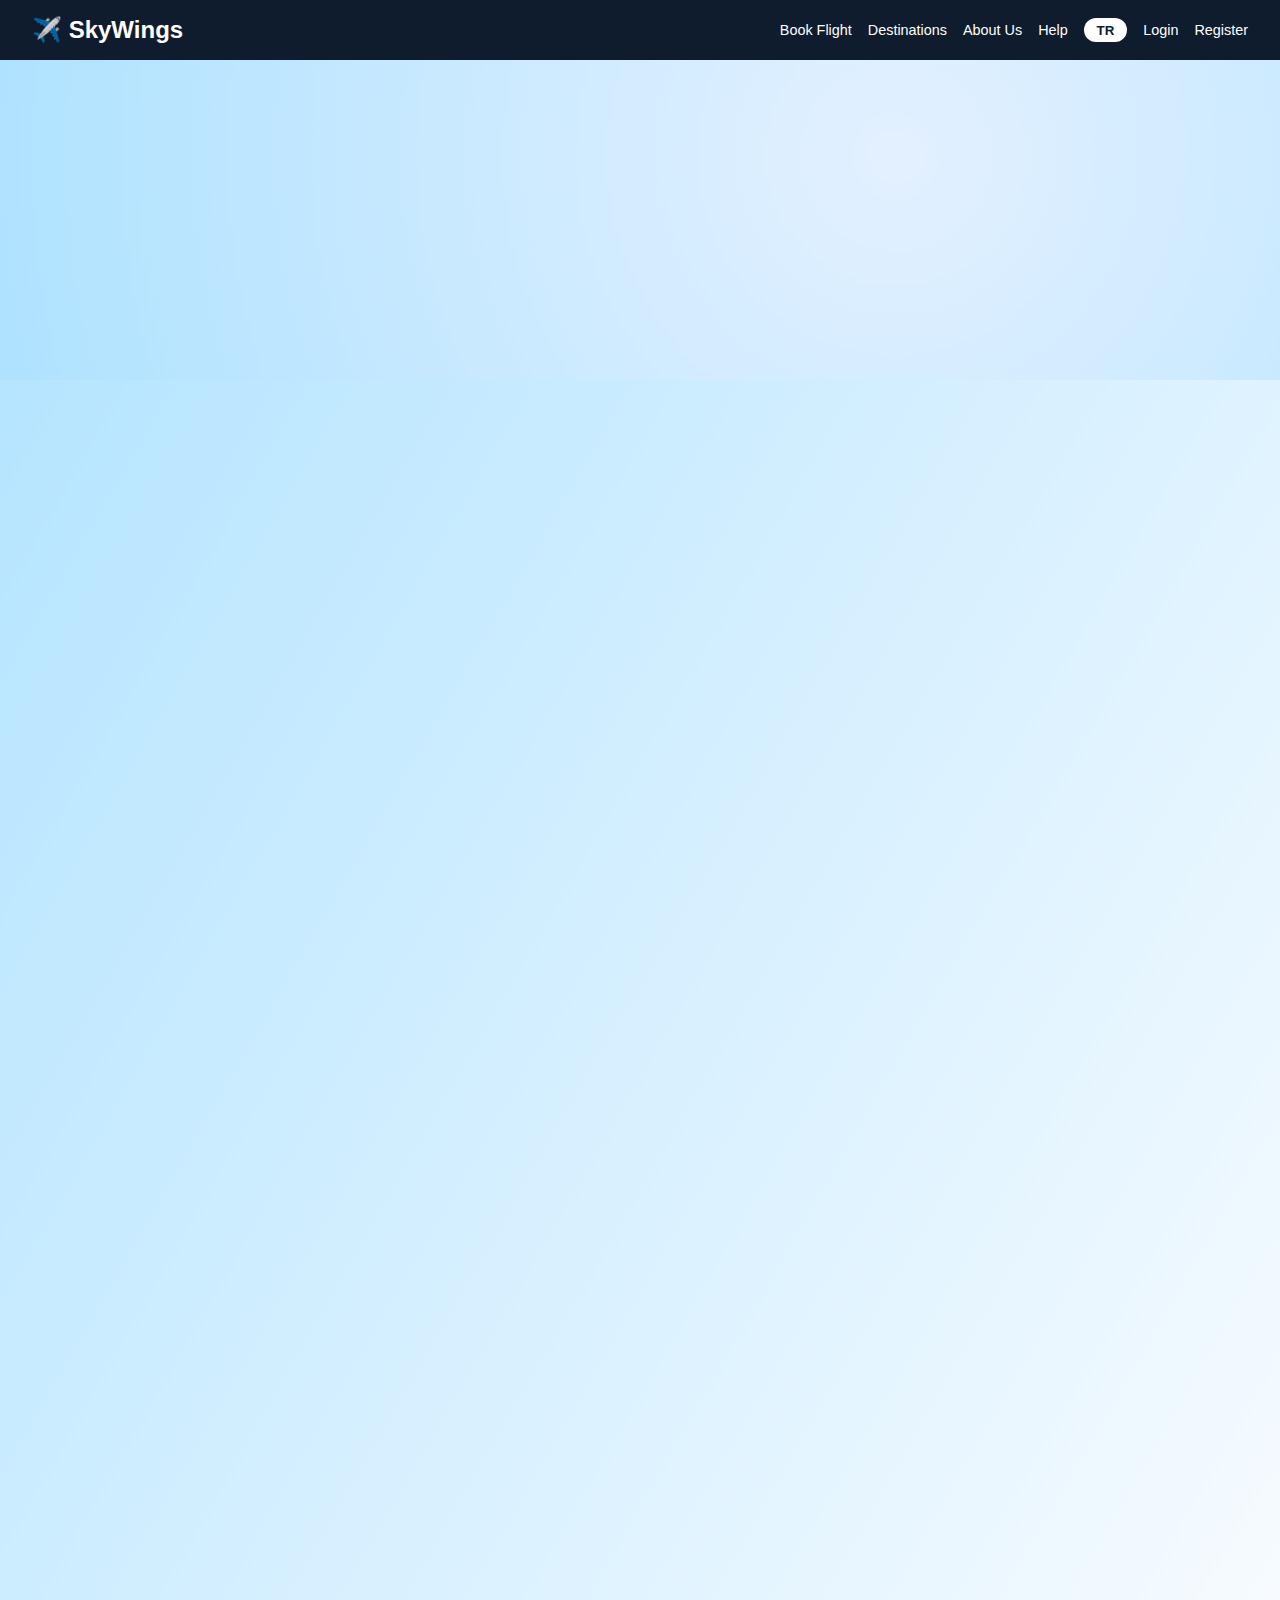
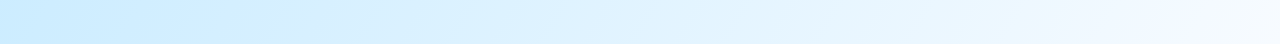
<file: about.html>
<!DOCTYPE html>
<html lang="en">
  <head>
    <meta charset="UTF-8" />
    <meta name="viewport" content="width=device-width, initial-scale=1.0" />
    <title>SkyWings | About Us</title>
    <link rel="stylesheet" href="style.css" />
  </head>
  <body>
    <header class="topbar">
      <a href="index.html" class="logo">✈️ SkyWings</a>
      <nav class="topnav">
        <a href="book.html">Book Flight</a>
        <a href="destinations.html">Destinations</a>
        <a href="about.html">About Us</a>
        <a href="contact.html">Help</a>
        <button class="lang-switch">TR</button>
        <a href="signin.html" class="nav-btn-auth">Login</a>
        <a href="register.html" class="nav-btn-auth">Register</a>
      </nav>
    </header>
    <div class="about-hero-animated">
      <div class="about-hero-bg"></div>
      <div class="about-hero-content fade-in">
        <h1>Journey to the Sky with SkyWings</h1>
        <p>
          The address of safe, innovative and comfortable flights. 60+
          countries, 200+ destinations, millions of happy passengers!
        </p>
      </div>
    </div>
    <div class="about-main-animated">
      <section class="about-section fade-in">
        <h2>Our Vision</h2>
        <p>To maximize excellence in aviation and customer satisfaction.</p>
        <h2>Our Mission</h2>
        <p>
          To provide our passengers with a safe, comfortable and innovative
          travel experience.
        </p>
      </section>
      <section class="about-section about-story slide-up">
        <div class="about-img-box">
          <img src="images/Logo.png" alt="SkyWings Company" />
        </div>
        <div>
          <h2>Who is SkyWings?</h2>
          <p>
            Founded in 1998, SkyWings operates flights to more than 60 countries
            and over 200 destinations. With its modern fleet, experienced team
            and customer-focused service approach, it is a leader in the sector.
          </p>
        </div>
      </section>
      <section class="about-section about-values fade-in">
        <h2>Our Values</h2>
        <div class="about-values-list">
          <div class="about-value"><span>🛡️</span> Safety</div>
          <div class="about-value"><span>💡</span> Innovation</div>
          <div class="about-value"><span>🤝</span> Customer Focus</div>
          <div class="about-value"><span>🌱</span> Environmental Awareness</div>
          <div class="about-value"><span>👥</span> Team Spirit</div>
        </div>
      </section>
      <section class="about-section about-advantages slide-up">
        <h2>Why SkyWings?</h2>
        <div class="about-advantages-list">
          <div class="about-advantage">
            <span>🌍</span> Extensive flight network
          </div>
          <div class="about-advantage"><span>✈️</span> Modern fleet</div>
          <div class="about-advantage"><span>💸</span> Affordable prices</div>
          <div class="about-advantage">
            <span>⭐</span> High customer satisfaction
          </div>
          <div class="about-advantage"><span>🕑</span> 24/7 support</div>
        </div>
      </section>
      <section class="about-section about-gallery fade-in">
        <h2>Snapshots from SkyWings</h2>
        <div class="about-gallery-list">
          <img src="images/filo.jpg" alt="Fleet" />
          <img src="images/kabin.jpg" alt="Cabin" />
          <img src="images/crew.jpg" alt="Crew" />
        </div>
      </section>
      <section class="about-section about-team slide-up">
        <h2>Our Management Team</h2>
        <div class="about-team-profiles">
          <div class="about-profile">
            <img src="images/sedat.png" alt="Co-CEO" />
            <div class="about-profile-title">Co-CEO</div>
          </div>
          <div class="about-profile">
            <img src="images/kadir.png" alt="CEO" />
            <div class="about-profile-title">CEO</div>
          </div>
          <div class="about-profile">
            <img src="images/kürşat.png" alt="Co-CEO" />
            <div class="about-profile-title">Co-CEO</div>
          </div>
        </div>
      </section>
    </div>
  </body>
</html>
</file>
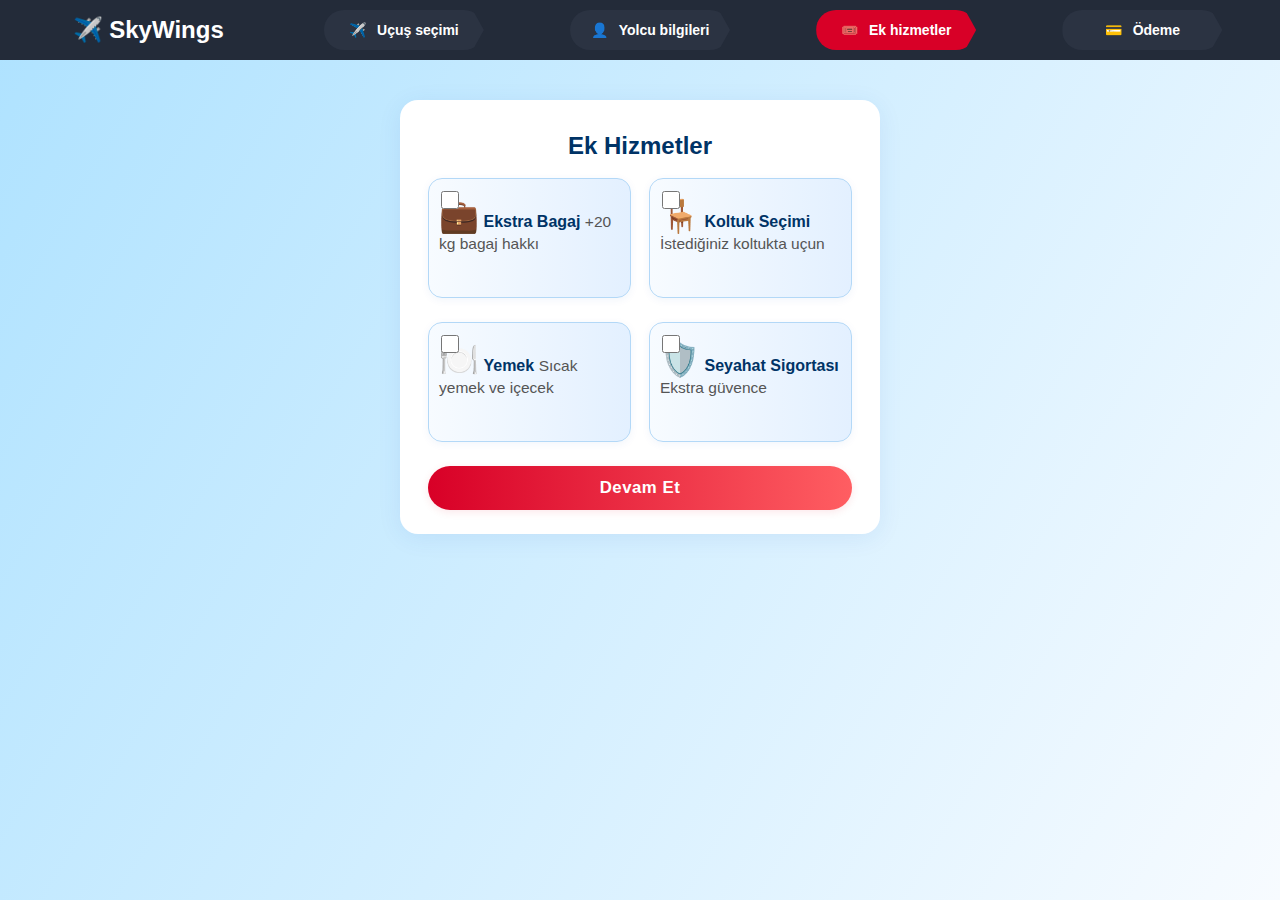
<file: add-services.html>
<!DOCTYPE html>
<html lang="tr">
  <head>
    <meta charset="UTF-8" />
    <meta name="viewport" content="width=device-width, initial-scale=1.0" />
    <title>SkyWings | Ek Hizmetler</title>
    <link rel="stylesheet" href="style.css" />
  </head>
  <body>
    <header class="booking-steps">
      <div class="logo-area">
        <div class="logo">✈️ SkyWings</div>
      </div>
      <div class="step"><span class="icon">✈️</span> Uçuş seçimi</div>
      <div class="step"><span class="icon">👤</span> Yolcu bilgileri</div>
      <div class="step active"><span class="icon">🎟️</span> Ek hizmetler</div>
      <div class="step"><span class="icon">💳</span> Ödeme</div>
    </header>
    <div class="passenger-container">
      <div class="passenger-title">Ek Hizmetler</div>
      <form class="passenger-form" action="payment.html" method="get">
        <div class="services-list">
          <label class="service-box">
            <input type="checkbox" name="extra_baggage" value="1" />
            <span class="service-icon">💼</span>
            <span class="service-title">Ekstra Bagaj</span>
            <span class="service-desc">+20 kg bagaj hakkı</span>
          </label>
          <label class="service-box">
            <input type="checkbox" name="seat_select" value="1" />
            <span class="service-icon">🪑</span>
            <span class="service-title">Koltuk Seçimi</span>
            <span class="service-desc">İstediğiniz koltukta uçun</span>
          </label>
          <label class="service-box">
            <input type="checkbox" name="meal" value="1" />
            <span class="service-icon">🍽️</span>
            <span class="service-title">Yemek</span>
            <span class="service-desc">Sıcak yemek ve içecek</span>
          </label>
          <label class="service-box">
            <input type="checkbox" name="insurance" value="1" />
            <span class="service-icon">🛡️</span>
            <span class="service-title">Seyahat Sigortası</span>
            <span class="service-desc">Ekstra güvence</span>
          </label>
        </div>
        <button type="submit" class="card-continue-btn">Devam Et</button>
      </form>
    </div>
  </body>
</html>
</file>
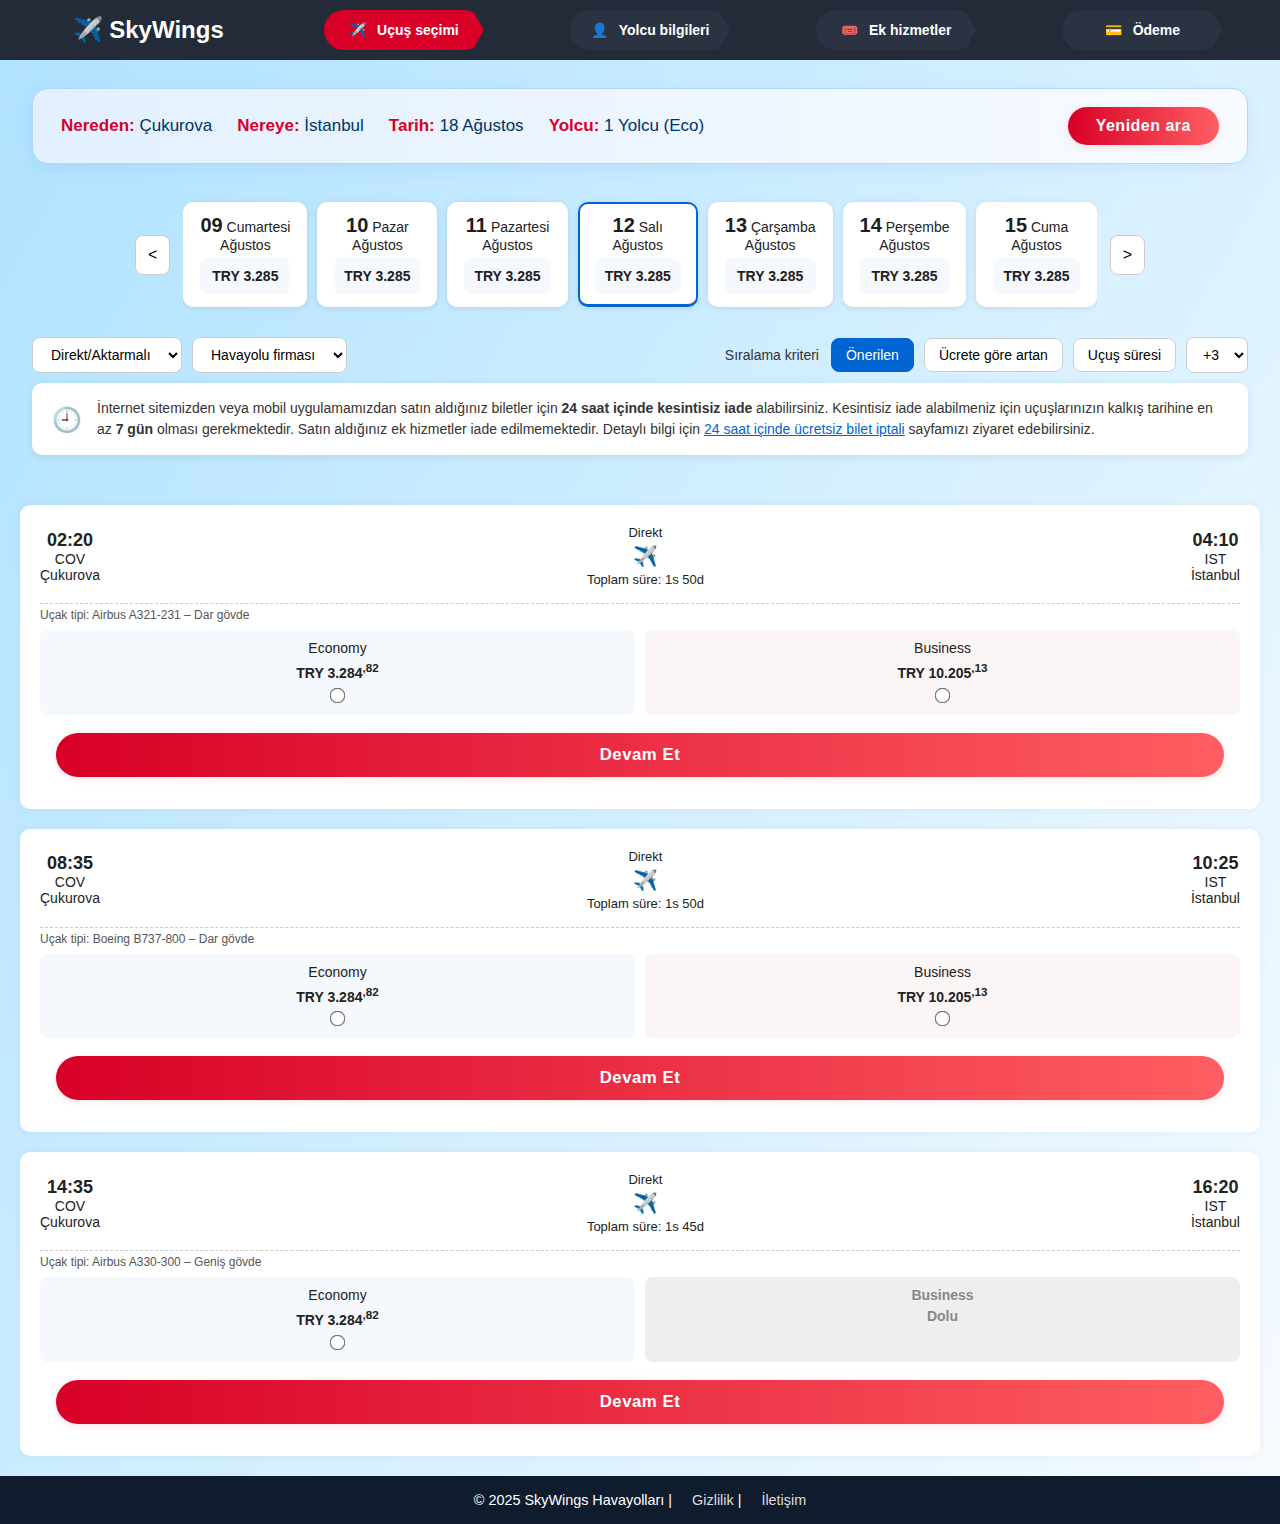
<file: book.html>
<!DOCTYPE html>
<html lang="tr">
  <head>
    <meta charset="UTF-8" />
    <meta name="viewport" content="width=device-width, initial-scale=1.0" />
    <title>SkyWings | Bilet Al</title>
    <link rel="stylesheet" href="style.css" />
    <style>
      body {
        margin: 0;
        font-family: "Segoe UI", Tahoma, Geneva, Verdana, sans-serif;
        background-color: #f6f7f9;
        color: #222;
      }
    </style>
  </head>
  <body class="booking-page">
    <header class="booking-steps">
      <div class="logo-area">
        <div class="logo">✈️ SkyWings</div>
      </div>
      <div class="step active"><span class="icon">✈️</span> Uçuş seçimi</div>
      <div class="step"><span class="icon">👤</span> Yolcu bilgileri</div>
      <div class="step"><span class="icon">🎟️</span> Ek hizmetler</div>
      <div class="step"><span class="icon">💳</span> Ödeme</div>
    </header>

    <div class="flight-summary">
      <div class="summary-info">
        <span><strong>Nereden:</strong> Çukurova</span>
        <span><strong>Nereye:</strong> İstanbul</span>
        <span><strong>Tarih:</strong> 18 Ağustos</span>
        <span><strong>Yolcu:</strong> 1 Yolcu (Eco)</span>
      </div>
      <button class="search-again">Yeniden ara</button>
    </div>

    <div class="date-selector-wrapper">
      <button class="nav-btn prev">&lt;</button>
      <!-- SOLDA -->

      <div class="date-list">
        <div class="date-card">
          <strong>09</strong>
          <span>Cumartesi<br />Ağustos</span>
          <div class="price">TRY 3.285</div>
        </div>
        <div class="date-card">
          <strong>10</strong>
          <span>Pazar<br />Ağustos</span>
          <div class="price">TRY 3.285</div>
        </div>
        <div class="date-card">
          <strong>11</strong>
          <span>Pazartesi<br />Ağustos</span>
          <div class="price">TRY 3.285</div>
        </div>
        <div class="date-card selected">
          <strong>12</strong>
          <span>Salı<br />Ağustos</span>
          <div class="price">TRY 3.285</div>
        </div>
        <div class="date-card">
          <strong>13</strong>
          <span>Çarşamba<br />Ağustos</span>
          <div class="price">TRY 3.285</div>
        </div>
        <div class="date-card">
          <strong>14</strong>
          <span>Perşembe<br />Ağustos</span>
          <div class="price">TRY 3.285</div>
        </div>
        <div class="date-card">
          <strong>15</strong>
          <span>Cuma<br />Ağustos</span>
          <div class="price">TRY 3.285</div>
        </div>
      </div>

      <button class="nav-btn next">&gt;</button>
      <!-- SAĞDA -->
    </div>

    <section class="filter-sort-bar">
      <div class="filters-left">
        <select>
          <option>Direkt/Aktarmalı</option>
        </select>
        <select>
          <option>Havayolu firması</option>
        </select>
      </div>

      <div class="sort-right">
        <span class="sort-label">Sıralama kriteri</span>
        <div class="sort-buttons">
          <button class="active">Önerilen</button>
          <button>Ücrete göre artan</button>
          <button>Uçuş süresi</button>
          <select class="extra-sorting">
            <option>+3</option>
          </select>
        </div>
      </div>
    </section>

    <section class="info-box">
      <div class="info-icon">🕘</div>
      <p>
        İnternet sitemizden veya mobil uygulamamızdan satın aldığınız biletler
        için <strong>24 saat içinde kesintisiz iade</strong> alabilirsiniz.
        Kesintisiz iade alabilmeniz için uçuşlarınızın kalkış tarihine en az
        <strong>7 gün</strong> olması gerekmektedir. Satın aldığınız ek
        hizmetler iade edilmemektedir. Detaylı bilgi için
        <a href="#">24 saat içinde ücretsiz bilet iptali</a> sayfamızı ziyaret
        edebilirsiniz.
      </p>
    </section>

    <!-- FLIGHT LIST BAŞLANGIÇ -->
    <form action="passenger.html" method="get">
      <div class="flight-list">
        <!-- Flight Card 1 -->
        <div class="flight-card">
          <div class="flight-info">
            <div class="time-location">
              <div class="time">02:20</div>
              <div class="location">COV<br />Çukurova</div>
            </div>
            <div class="flight-path">
              <div class="type">Direkt</div>
              <div class="plane-icon">✈️</div>
              <div class="duration">Toplam süre: 1s 50d</div>
            </div>
            <div class="time-location">
              <div class="time">04:10</div>
              <div class="location">IST<br />İstanbul</div>
            </div>
          </div>
          <div class="flight-details">
            <div class="aircraft">Uçak tipi: Airbus A321-231 – Dar gövde</div>
          </div>
          <div class="flight-prices">
            <div class="price economy">
              <span>Economy</span>
              <strong>TRY 3.284<sup>,82</sup></strong>
              <input type="radio" name="flight" value="flight1" required />
            </div>
            <div class="price business">
              <span>Business</span>
              <strong>TRY 10.205<sup>,13</sup></strong>
              <input type="radio" name="flight" value="flight1-business" />
            </div>
          </div>
          <button
            type="submit"
            name="flight"
            value="flight1"
            class="card-continue-btn"
          >
            Devam Et
          </button>
        </div>

        <!-- Flight Card 2 -->
        <div class="flight-card">
          <div class="flight-info">
            <div class="time-location">
              <div class="time">08:35</div>
              <div class="location">COV<br />Çukurova</div>
            </div>
            <div class="flight-path">
              <div class="type">Direkt</div>
              <div class="plane-icon">✈️</div>
              <div class="duration">Toplam süre: 1s 50d</div>
            </div>
            <div class="time-location">
              <div class="time">10:25</div>
              <div class="location">IST<br />İstanbul</div>
            </div>
          </div>
          <div class="flight-details">
            <div class="aircraft">Uçak tipi: Boeing B737-800 – Dar gövde</div>
          </div>
          <div class="flight-prices">
            <div class="price economy">
              <span>Economy</span>
              <strong>TRY 3.284<sup>,82</sup></strong>
              <input type="radio" name="flight" value="flight2" required />
            </div>
            <div class="price business">
              <span>Business</span>
              <strong>TRY 10.205<sup>,13</sup></strong>
              <input type="radio" name="flight" value="flight2-business" />
            </div>
          </div>
          <button
            type="submit"
            name="flight"
            value="flight2"
            class="card-continue-btn"
          >
            Devam Et
          </button>
        </div>

        <!-- Flight Card 3 (Business Dolu) -->
        <div class="flight-card">
          <div class="flight-info">
            <div class="time-location">
              <div class="time">14:35</div>
              <div class="location">COV<br />Çukurova</div>
            </div>
            <div class="flight-path">
              <div class="type">Direkt</div>
              <div class="plane-icon">✈️</div>
              <div class="duration">Toplam süre: 1s 45d</div>
            </div>
            <div class="time-location">
              <div class="time">16:20</div>
              <div class="location">IST<br />İstanbul</div>
            </div>
          </div>
          <div class="flight-details">
            <div class="aircraft">Uçak tipi: Airbus A330-300 – Geniş gövde</div>
          </div>
          <div class="flight-prices">
            <div class="price economy">
              <span>Economy</span>
              <strong>TRY 3.284<sup>,82</sup></strong>
              <input type="radio" name="flight" value="flight3" required />
            </div>
            <div class="price business full">
              <span>Business</span>
              <strong>Dolu</strong>
            </div>
          </div>
          <button
            type="submit"
            name="flight"
            value="flight3"
            class="card-continue-btn"
          >
            Devam Et
          </button>
        </div>
      </div>
    </form>
    <!-- FLIGHT LIST BİTİŞ -->

    <footer>
      © 2025 SkyWings Havayolları | <a href="#">Gizlilik</a> |
      <a href="#">İletişim</a>
    </footer>
  </body>
</html>
</file>
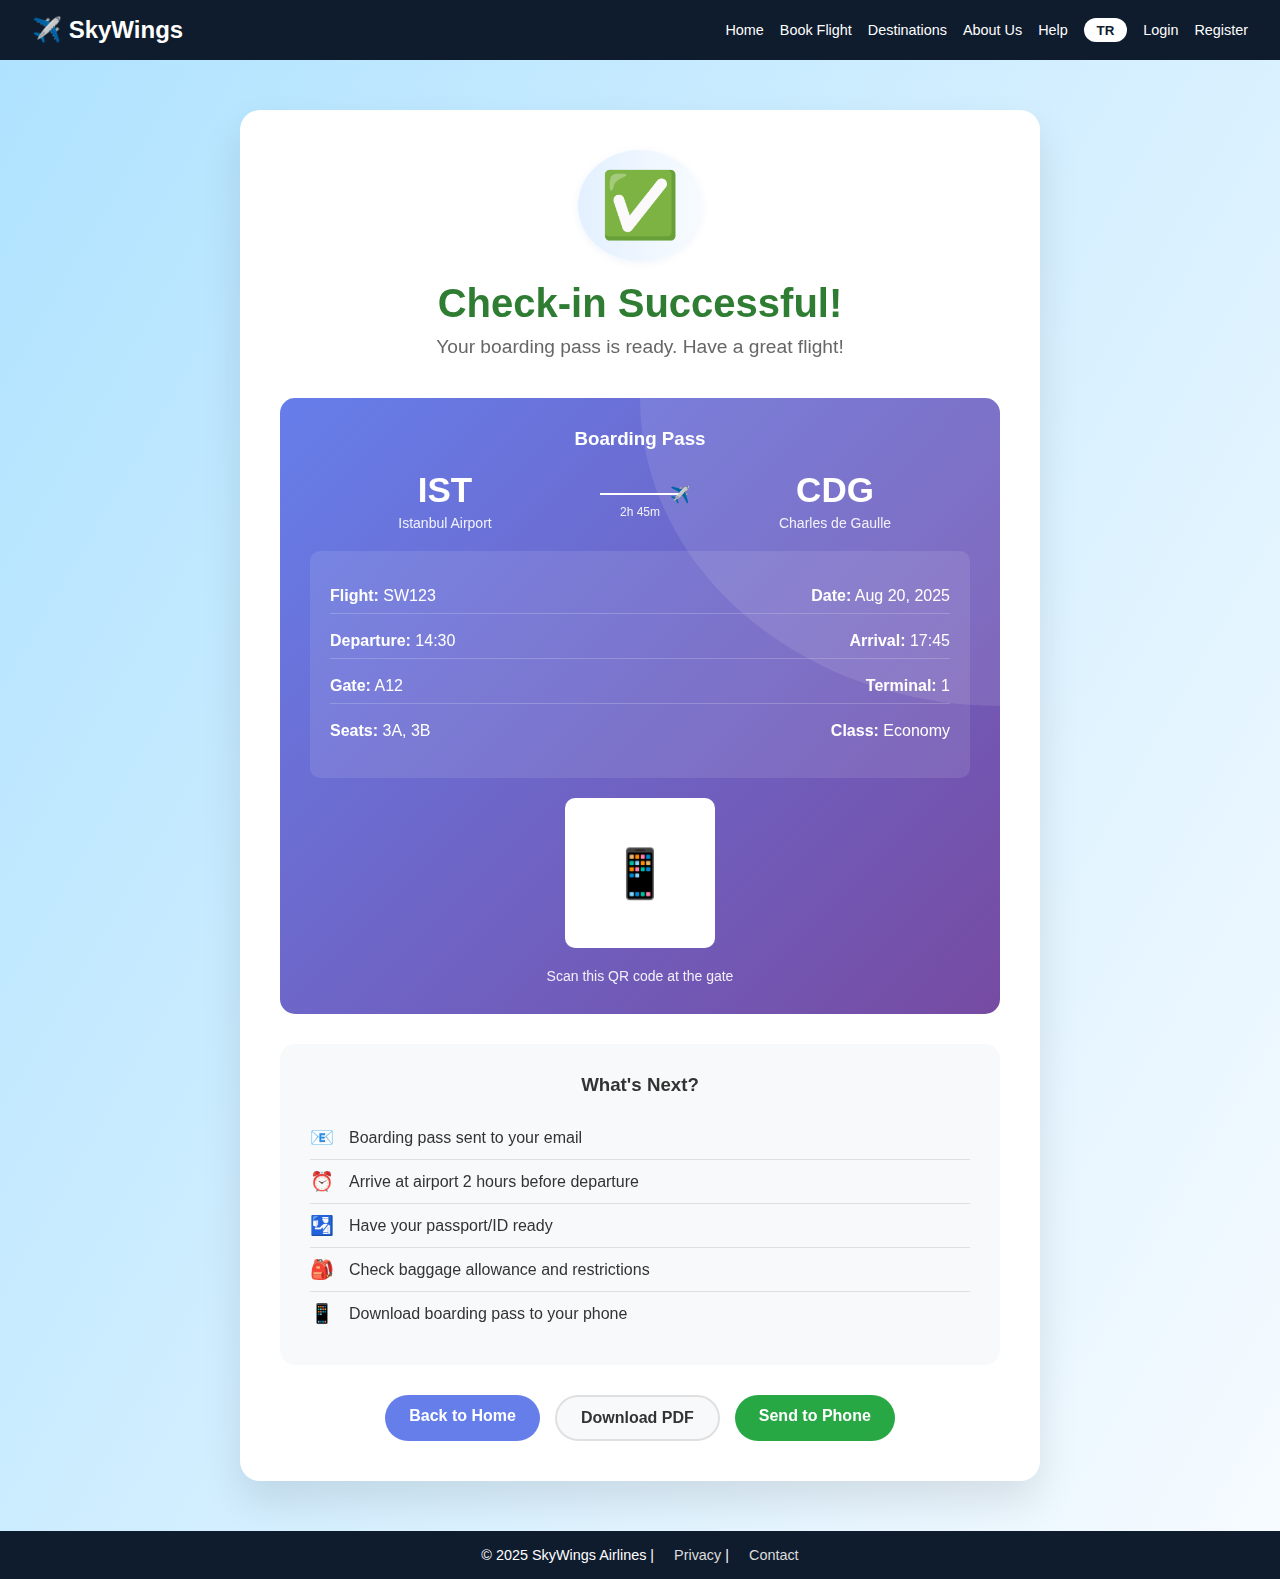
<file: check-success.html>
<!DOCTYPE html>
<html lang="en">
  <head>
    <meta charset="UTF-8" />
    <meta name="viewport" content="width=device-width, initial-scale=1.0" />
    <title>Check-in Successful - SkyWings</title>
    <link rel="stylesheet" href="style.css" />
    <style>
      .success-container {
        max-width: 800px;
        margin: 50px auto;
        padding: 40px;
        background: white;
        border-radius: 20px;
        box-shadow: 0 20px 40px rgba(0, 0, 0, 0.1);
        text-align: center;
      }

      .success-icon {
        font-size: 4em;
        margin-bottom: 20px;
        animation: bounce 2s infinite;
      }

      @keyframes bounce {
        0%,
        20%,
        50%,
        80%,
        100% {
          transform: translateY(0);
        }
        40% {
          transform: translateY(-10px);
        }
        60% {
          transform: translateY(-5px);
        }
      }

      .success-title {
        font-size: 2.5em;
        color: #2e7d32;
        margin-bottom: 10px;
        font-weight: 600;
      }

      .success-subtitle {
        font-size: 1.2em;
        color: #666;
        margin-bottom: 40px;
      }

      .boarding-pass {
        background: linear-gradient(135deg, #667eea 0%, #764ba2 100%);
        border-radius: 15px;
        padding: 30px;
        color: white;
        margin: 30px 0;
        position: relative;
        overflow: hidden;
      }

      .boarding-pass::before {
        content: "";
        position: absolute;
        top: -50%;
        right: -50%;
        width: 100%;
        height: 100%;
        background: rgba(255, 255, 255, 0.1);
        border-radius: 50%;
        animation: float 3s ease-in-out infinite;
      }

      @keyframes float {
        0%,
        100% {
          transform: translateY(0px);
        }
        50% {
          transform: translateY(-20px);
        }
      }

      .flight-info {
        display: grid;
        grid-template-columns: 1fr auto 1fr;
        gap: 20px;
        align-items: center;
        margin: 20px 0;
      }

      .airport {
        text-align: center;
      }

      .airport-code {
        font-size: 2.5em;
        font-weight: 700;
        margin-bottom: 5px;
      }

      .airport-name {
        font-size: 14px;
        opacity: 0.9;
      }

      .flight-path {
        display: flex;
        flex-direction: column;
        align-items: center;
        color: white;
      }

      .flight-path-line {
        width: 80px;
        height: 2px;
        background: white;
        position: relative;
        margin: 10px 0;
      }

      .flight-path-line::after {
        content: "✈️";
        position: absolute;
        right: -10px;
        top: -8px;
        font-size: 16px;
      }

      .passenger-details {
        background: rgba(255, 255, 255, 0.1);
        border-radius: 10px;
        padding: 20px;
        margin: 20px 0;
      }

      .passenger-row {
        display: flex;
        justify-content: space-between;
        margin-bottom: 10px;
        padding: 8px 0;
        border-bottom: 1px solid rgba(255, 255, 255, 0.2);
      }

      .passenger-row:last-child {
        border-bottom: none;
      }

      .qr-code {
        background: white;
        border-radius: 10px;
        padding: 20px;
        margin: 20px auto;
        width: 150px;
        height: 150px;
        display: flex;
        align-items: center;
        justify-content: center;
        font-size: 3em;
      }

      .next-steps {
        background: #f8f9fa;
        border-radius: 15px;
        padding: 30px;
        margin: 30px 0;
      }

      .next-steps h3 {
        color: #333;
        margin-bottom: 20px;
      }

      .steps-list {
        list-style: none;
        padding: 0;
      }

      .steps-list li {
        padding: 10px 0;
        border-bottom: 1px solid #e0e0e0;
        display: flex;
        align-items: center;
      }

      .steps-list li:last-child {
        border-bottom: none;
      }

      .step-icon {
        margin-right: 15px;
        font-size: 1.2em;
      }

      .action-buttons {
        display: flex;
        gap: 15px;
        justify-content: center;
        margin-top: 30px;
        flex-wrap: wrap;
      }

      .btn {
        padding: 12px 24px;
        border: none;
        border-radius: 25px;
        font-size: 16px;
        font-weight: 600;
        cursor: pointer;
        transition: all 0.3s ease;
        text-decoration: none;
        display: inline-block;
      }

      .btn-primary {
        background: #667eea;
        color: white;
      }

      .btn-primary:hover {
        background: #5a6fd8;
        transform: translateY(-2px);
      }

      .btn-secondary {
        background: #f8f9fa;
        color: #333;
        border: 2px solid #e0e0e0;
      }

      .btn-secondary:hover {
        background: #e9ecef;
        border-color: #667eea;
      }

      .btn-success {
        background: #28a745;
        color: white;
      }

      .btn-success:hover {
        background: #218838;
        transform: translateY(-2px);
      }

      @media (max-width: 768px) {
        .success-container {
          margin: 20px;
          padding: 20px;
        }

        .flight-info {
          grid-template-columns: 1fr;
          text-align: center;
        }

        .flight-path {
          transform: rotate(90deg);
          margin: 20px 0;
        }

        .action-buttons {
          flex-direction: column;
          align-items: center;
        }
      }
    </style>
  </head>
  <body>
    <div class="animated-bg">
      <div class="cloud c1"></div>
      <div class="cloud c2"></div>
      <div class="cloud c3"></div>
      <div class="cloud c4"></div>
      <div class="plane">✈️</div>
    </div>

    <header class="topbar">
      <div class="logo">✈️ SkyWings</div>
      <nav class="topnav">
        <a href="index.html">Home</a>
        <a href="book.html">Book Flight</a>
        <a href="destinations.html">Destinations</a>
        <a href="about.html">About Us</a>
        <a href="contact.html">Help</a>
        <button class="lang-switch">TR</button>
        <a href="signin.html" class="nav-btn-auth">Login</a>
        <a href="register.html" class="nav-btn-auth">Register</a>
      </nav>
    </header>

    <div class="success-container">
      <div class="success-icon">✅</div>
      <h1 class="success-title">Check-in Successful!</h1>
      <p class="success-subtitle">
        Your boarding pass is ready. Have a great flight!
      </p>

      <div class="boarding-pass">
        <h3>Boarding Pass</h3>

        <div class="flight-info">
          <div class="airport">
            <div class="airport-code">IST</div>
            <div class="airport-name">Istanbul Airport</div>
          </div>

          <div class="flight-path">
            <div class="flight-path-line"></div>
            <div style="font-size: 12px; opacity: 0.9">2h 45m</div>
          </div>

          <div class="airport">
            <div class="airport-code">CDG</div>
            <div class="airport-name">Charles de Gaulle</div>
          </div>
        </div>

        <div class="passenger-details">
          <div class="passenger-row">
            <span><strong>Flight:</strong> SW123</span>
            <span><strong>Date:</strong> Aug 20, 2025</span>
          </div>
          <div class="passenger-row">
            <span><strong>Departure:</strong> 14:30</span>
            <span><strong>Arrival:</strong> 17:45</span>
          </div>
          <div class="passenger-row">
            <span><strong>Gate:</strong> A12</span>
            <span><strong>Terminal:</strong> 1</span>
          </div>
          <div class="passenger-row">
            <span><strong>Seats:</strong> 3A, 3B</span>
            <span><strong>Class:</strong> Economy</span>
          </div>
        </div>

        <div class="qr-code">📱</div>
        <p style="font-size: 14px; opacity: 0.9">
          Scan this QR code at the gate
        </p>
      </div>

      <div class="next-steps">
        <h3>What's Next?</h3>
        <ul class="steps-list">
          <li>
            <span class="step-icon">📧</span>
            <span>Boarding pass sent to your email</span>
          </li>
          <li>
            <span class="step-icon">⏰</span>
            <span>Arrive at airport 2 hours before departure</span>
          </li>
          <li>
            <span class="step-icon">🛂</span>
            <span>Have your passport/ID ready</span>
          </li>
          <li>
            <span class="step-icon">🎒</span>
            <span>Check baggage allowance and restrictions</span>
          </li>
          <li>
            <span class="step-icon">📱</span>
            <span>Download boarding pass to your phone</span>
          </li>
        </ul>
      </div>

      <div class="action-buttons">
        <a href="index.html" class="btn btn-primary">Back to Home</a>
        <a href="#" class="btn btn-secondary">Download PDF</a>
        <a href="#" class="btn btn-success">Send to Phone</a>
      </div>
    </div>

    <footer>
      © 2025 SkyWings Airlines | <a href="#">Privacy</a> |
      <a href="#">Contact</a>
    </footer>
  </body>
</html>
</file>
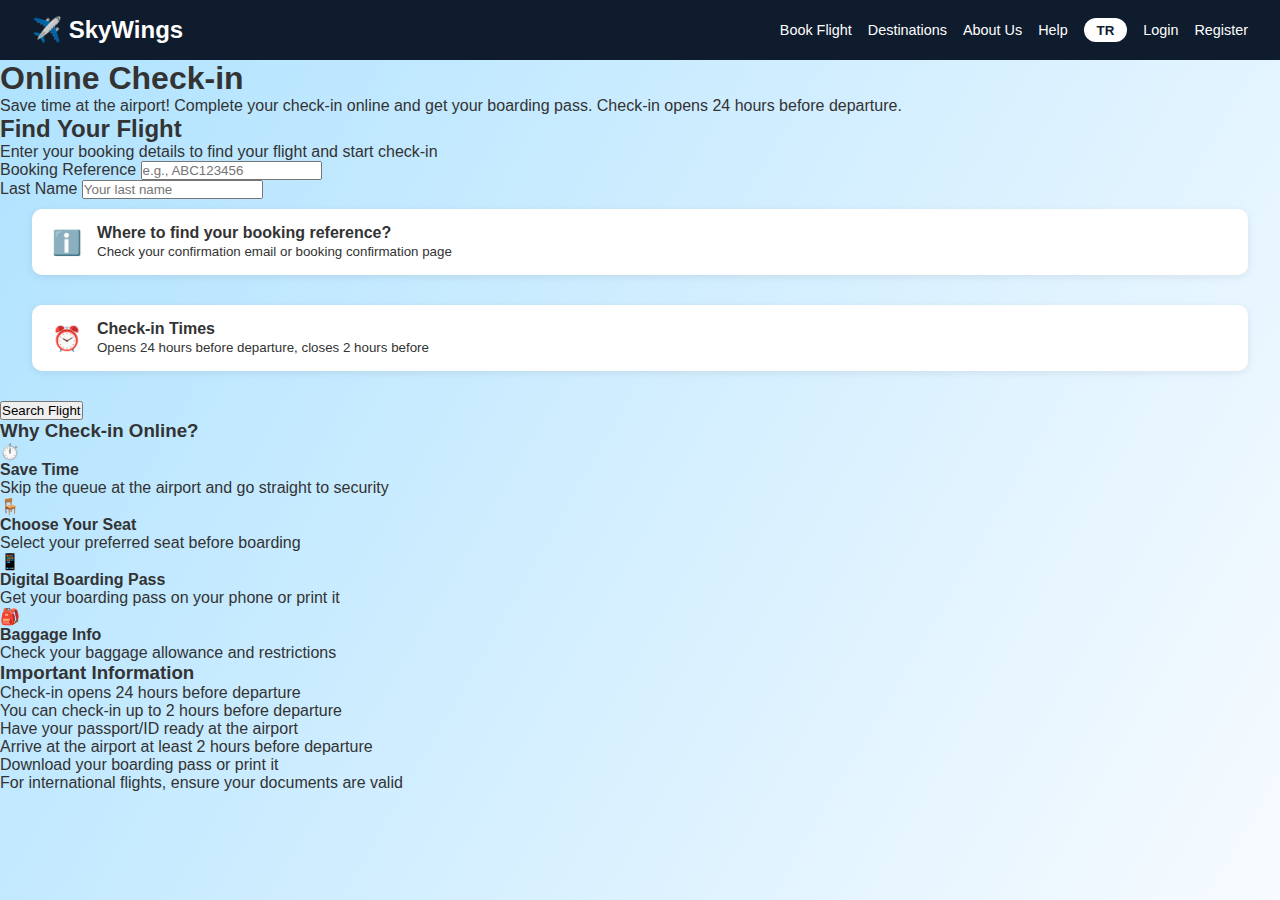
<file: checkin-search.html>
<!DOCTYPE html>
<html lang="en">
  <head>
    <meta charset="UTF-8" />
    <meta name="viewport" content="width=device-width, initial-scale=1.0" />
    <title>SkyWings | Check-in Search</title>
    <link rel="stylesheet" href="style.css" />
  </head>
  <body>
    <header class="topbar">
      <div class="logo">✈️ SkyWings</div>
      <nav class="topnav">
        <a href="book.html">Book Flight</a>
        <a href="destinations.html">Destinations</a>
        <a href="about.html">About Us</a>
        <a href="contact.html">Help</a>
        <button class="lang-switch">TR</button>
        <a href="signin.html" class="nav-btn-auth">Login</a>
        <a href="register.html" class="nav-btn-auth">Register</a>
      </nav>
    </header>

    <div class="checkin-hero">
      <h1>Online Check-in</h1>
      <p>
        Save time at the airport! Complete your check-in online and get your
        boarding pass. Check-in opens 24 hours before departure.
      </p>
    </div>

    <div class="checkin-search-container">
      <div class="search-form">
        <h2>Find Your Flight</h2>
        <p>Enter your booking details to find your flight and start check-in</p>

        <form class="checkin-search-form" action="checkin.html" method="get">
          <div class="form-row">
            <div>
              <label for="booking-ref">Booking Reference</label>
              <input
                type="text"
                id="booking-ref"
                name="booking_ref"
                required
                placeholder="e.g., ABC123456"
                maxlength="10"
              />
            </div>
            <div>
              <label for="last-name">Last Name</label>
              <input
                type="text"
                id="last-name"
                name="last_name"
                required
                placeholder="Your last name"
              />
            </div>
          </div>

          <div class="search-info">
            <div class="info-box">
              <span class="info-icon">ℹ️</span>
              <div>
                <strong>Where to find your booking reference?</strong><br />
                <small
                  >Check your confirmation email or booking confirmation
                  page</small
                >
              </div>
            </div>
            <div class="info-box">
              <span class="info-icon">⏰</span>
              <div>
                <strong>Check-in Times</strong><br />
                <small
                  >Opens 24 hours before departure, closes 2 hours before</small
                >
              </div>
            </div>
          </div>

          <button type="submit" class="search-flight-btn">Search Flight</button>
        </form>
      </div>

      <div class="checkin-benefits">
        <h3>Why Check-in Online?</h3>
        <div class="benefits-grid">
          <div class="benefit-item">
            <span class="benefit-icon">⏱️</span>
            <h4>Save Time</h4>
            <p>Skip the queue at the airport and go straight to security</p>
          </div>
          <div class="benefit-item">
            <span class="benefit-icon">🪑</span>
            <h4>Choose Your Seat</h4>
            <p>Select your preferred seat before boarding</p>
          </div>
          <div class="benefit-item">
            <span class="benefit-icon">📱</span>
            <h4>Digital Boarding Pass</h4>
            <p>Get your boarding pass on your phone or print it</p>
          </div>
          <div class="benefit-item">
            <span class="benefit-icon">🎒</span>
            <h4>Baggage Info</h4>
            <p>Check your baggage allowance and restrictions</p>
          </div>
        </div>
      </div>
    </div>

    <div class="checkin-info">
      <h3>Important Information</h3>
      <ul>
        <li>Check-in opens 24 hours before departure</li>
        <li>You can check-in up to 2 hours before departure</li>
        <li>Have your passport/ID ready at the airport</li>
        <li>Arrive at the airport at least 2 hours before departure</li>
        <li>Download your boarding pass or print it</li>
        <li>For international flights, ensure your documents are valid</li>
      </ul>
    </div>
  </body>
</html>
</file>
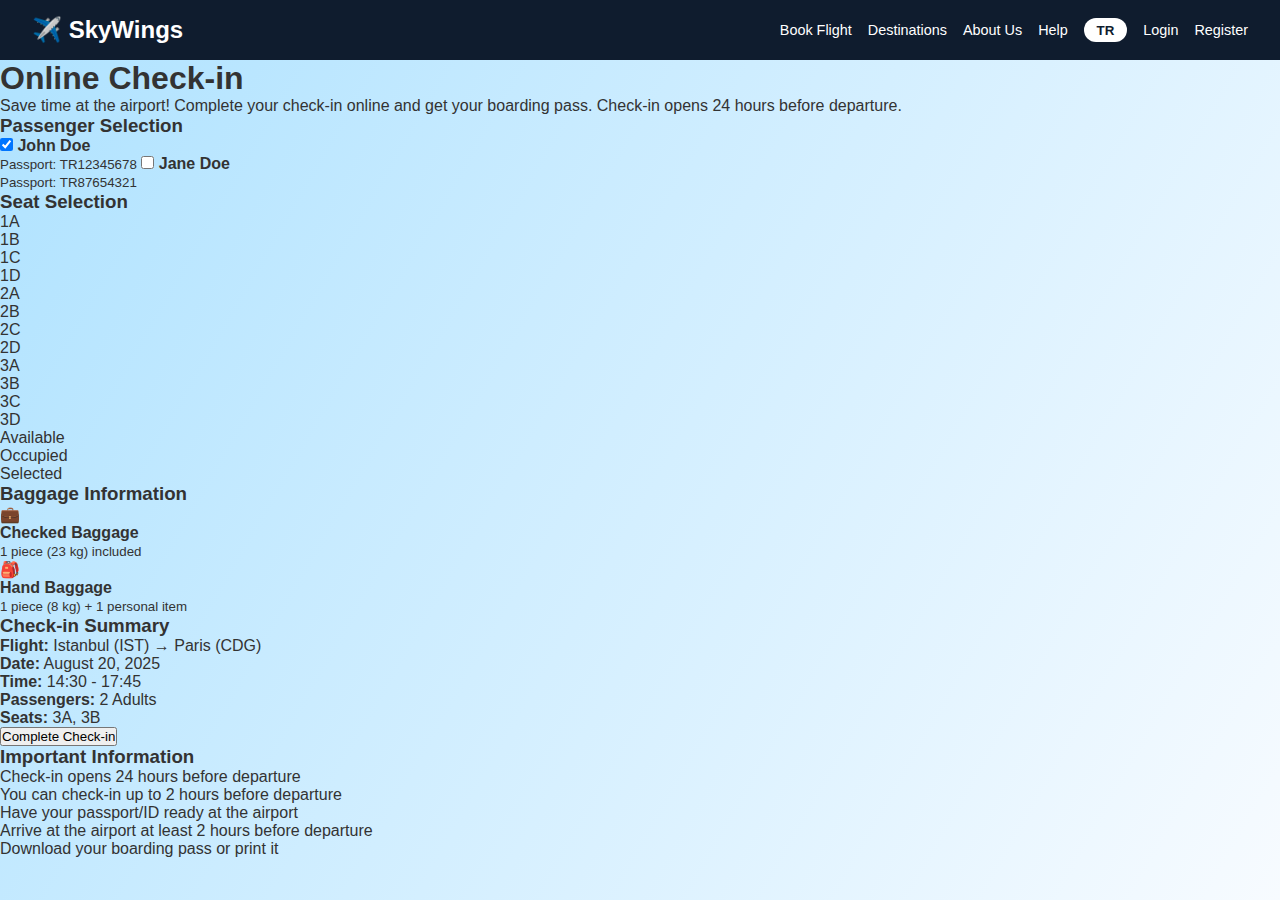
<file: checkin.html>
<!DOCTYPE html>
<html lang="en">
  <head>
    <meta charset="UTF-8" />
    <meta name="viewport" content="width=device-width, initial-scale=1.0" />
    <title>SkyWings | Check-in</title>
    <link rel="stylesheet" href="style.css" />
    <style>
      .seat.available {
        cursor: pointer;
        transition: all 0.3s ease;
      }

      .seat.available:hover {
        background: #667eea;
        color: white;
        transform: scale(1.1);
      }

      .seat.available:focus {
        background: #667eea;
        color: white;
        outline: 2px solid #667eea;
      }

      .seat.available {
        outline: none;
      }

      .seat.available:focus {
        outline: 2px solid #667eea;
        outline-offset: 2px;
      }
    </style>
  </head>
  <body>
    <header class="topbar">
      <div class="logo">✈️ SkyWings</div>
      <nav class="topnav">
        <a href="book.html">Book Flight</a>
        <a href="destinations.html">Destinations</a>
        <a href="about.html">About Us</a>
        <a href="contact.html">Help</a>
        <button class="lang-switch">TR</button>
        <a href="signin.html" class="nav-btn-auth">Login</a>
        <a href="register.html" class="nav-btn-auth">Register</a>
      </nav>
    </header>

    <div class="checkin-hero">
      <h1>Online Check-in</h1>
      <p>
        Save time at the airport! Complete your check-in online and get your
        boarding pass. Check-in opens 24 hours before departure.
      </p>
    </div>

    <div class="checkin-container">
      <form class="checkin-form" action="check-success.html" method="get">
        <div class="form-section">
          <h3>Passenger Selection</h3>
          <div class="passenger-list">
            <label class="passenger-item">
              <input type="checkbox" name="passengers[]" value="1" checked />
              <span class="passenger-info">
                <strong>John Doe</strong><br />
                <small>Passport: TR12345678</small>
              </span>
            </label>
            <label class="passenger-item">
              <input type="checkbox" name="passengers[]" value="2" />
              <span class="passenger-info">
                <strong>Jane Doe</strong><br />
                <small>Passport: TR87654321</small>
              </span>
            </label>
          </div>
        </div>

        <div class="form-section">
          <h3>Seat Selection</h3>
          <div class="seat-map">
            <div class="seat-row">
              <div
                class="seat available"
                tabindex="0"
                role="button"
                aria-label="Seat 1A"
              >
                1A
              </div>
              <div
                class="seat available"
                tabindex="0"
                role="button"
                aria-label="Seat 1B"
              >
                1B
              </div>
              <div class="seat aisle"></div>
              <div
                class="seat available"
                tabindex="0"
                role="button"
                aria-label="Seat 1C"
              >
                1C
              </div>
              <div
                class="seat available"
                tabindex="0"
                role="button"
                aria-label="Seat 1D"
              >
                1D
              </div>
            </div>
            <div class="seat-row">
              <div class="seat occupied" data-seat="2A">2A</div>
              <div
                class="seat available"
                tabindex="0"
                role="button"
                aria-label="Seat 2B"
              >
                2B
              </div>
              <div class="seat aisle"></div>
              <div
                class="seat available"
                tabindex="0"
                role="button"
                aria-label="Seat 2C"
              >
                2C
              </div>
              <div class="seat occupied" data-seat="2D">2D</div>
            </div>
            <div class="seat-row">
              <div
                class="seat available"
                tabindex="0"
                role="button"
                aria-label="Seat 3A"
              >
                3A
              </div>
              <div
                class="seat available"
                tabindex="0"
                role="button"
                aria-label="Seat 3B"
              >
                3B
              </div>
              <div class="seat aisle"></div>
              <div
                class="seat available"
                tabindex="0"
                role="button"
                aria-label="Seat 3C"
              >
                3C
              </div>
              <div
                class="seat available"
                tabindex="0"
                role="button"
                aria-label="Seat 3D"
              >
                3D
              </div>
            </div>
          </div>
          <div class="seat-legend">
            <span class="legend-item"
              ><div class="seat available"></div>
              Available</span
            >
            <span class="legend-item"
              ><div class="seat occupied"></div>
              Occupied</span
            >
            <span class="legend-item"
              ><div class="seat selected"></div>
              Selected</span
            >
          </div>
        </div>

        <div class="form-section">
          <h3>Baggage Information</h3>
          <div class="baggage-info">
            <div class="baggage-item">
              <span class="baggage-icon">💼</span>
              <div>
                <strong>Checked Baggage</strong><br />
                <small>1 piece (23 kg) included</small>
              </div>
            </div>
            <div class="baggage-item">
              <span class="baggage-icon">🎒</span>
              <div>
                <strong>Hand Baggage</strong><br />
                <small>1 piece (8 kg) + 1 personal item</small>
              </div>
            </div>
          </div>
        </div>

        <div class="checkin-summary">
          <h3>Check-in Summary</h3>
          <div class="summary-details">
            <p><strong>Flight:</strong> Istanbul (IST) → Paris (CDG)</p>
            <p><strong>Date:</strong> August 20, 2025</p>
            <p><strong>Time:</strong> 14:30 - 17:45</p>
            <p><strong>Passengers:</strong> 2 Adults</p>
            <p><strong>Seats:</strong> 3A, 3B</p>
          </div>
        </div>

        <button
          type="submit"
          class="checkin-btn"
          onclick="window.location.href='check-success.html'"
        >
          Complete Check-in
        </button>
      </form>
    </div>

    <div class="checkin-info">
      <h3>Important Information</h3>
      <ul>
        <li>Check-in opens 24 hours before departure</li>
        <li>You can check-in up to 2 hours before departure</li>
        <li>Have your passport/ID ready at the airport</li>
        <li>Arrive at the airport at least 2 hours before departure</li>
        <li>Download your boarding pass or print it</li>
      </ul>
    </div>
  </body>
</html>
</file>
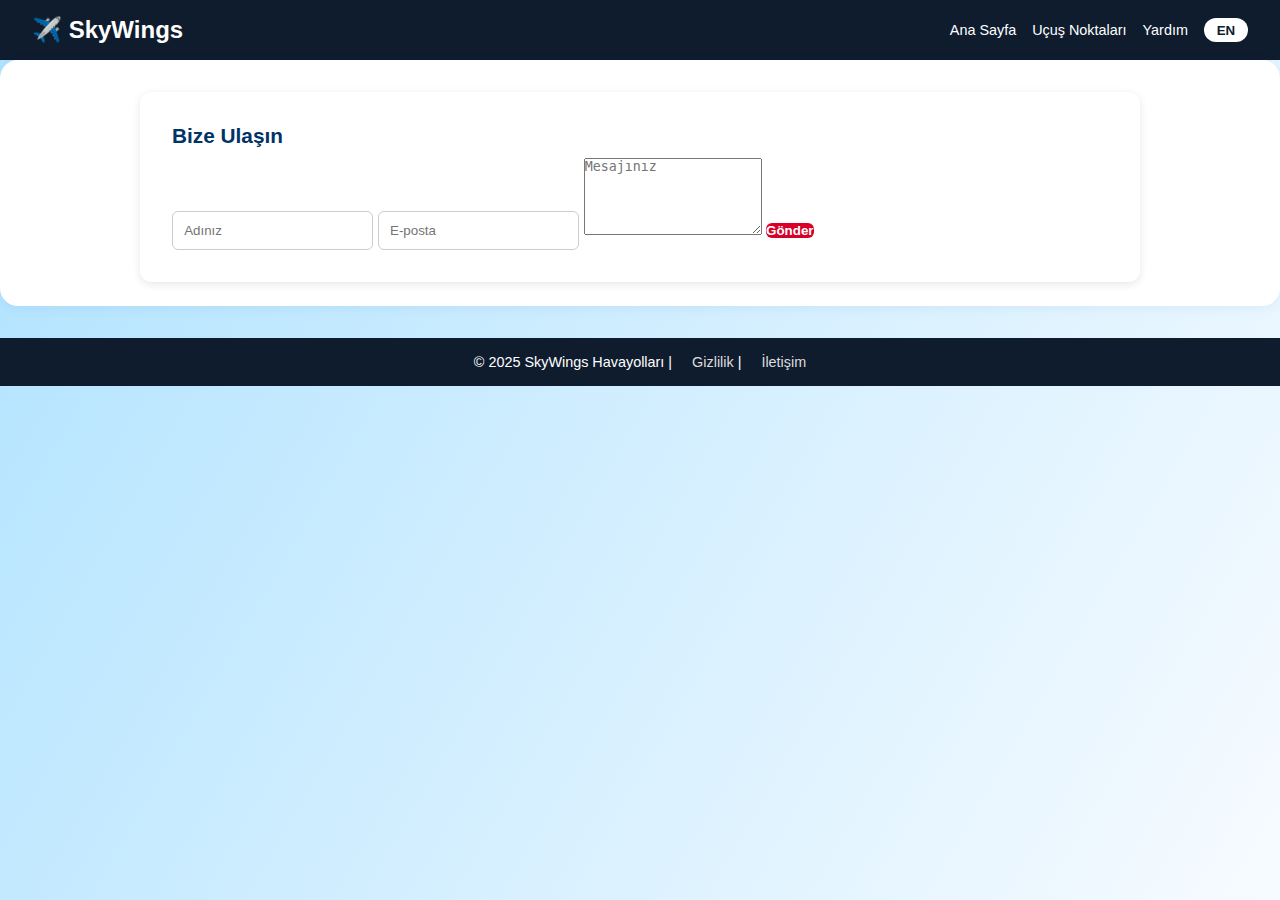
<file: contact.html>
<!DOCTYPE html>
<html lang="tr">
  <head>
    <meta charset="UTF-8" />
    <meta name="viewport" content="width=device-width, initial-scale=1.0" />
    <title>SkyWings | İletişim</title>
    <link rel="stylesheet" href="style.css" />
  </head>
  <body>
    <header class="topbar">
      <div class="logo">✈️ SkyWings</div>
      <nav class="topnav">
        <a href="index.html">Ana Sayfa</a>
        <a href="#">Uçuş Noktaları</a>
        <a href="#">Yardım</a>
        <button class="lang-switch">EN</button>
      </nav>
    </header>

    <section class="about-section">
      <div class="search-box">
        <h2>Bize Ulaşın</h2>
        <form class="flight-form">
          <input type="text" placeholder="Adınız" />
          <input type="email" placeholder="E-posta" />
          <textarea rows="5" placeholder="Mesajınız"></textarea>
          <button type="submit">Gönder</button>
        </form>
      </div>
    </section>

    <footer>
      © 2025 SkyWings Havayolları | <a href="#">Gizlilik</a> |
      <a href="#">İletişim</a>
    </footer>
  </body>
</html>
</file>
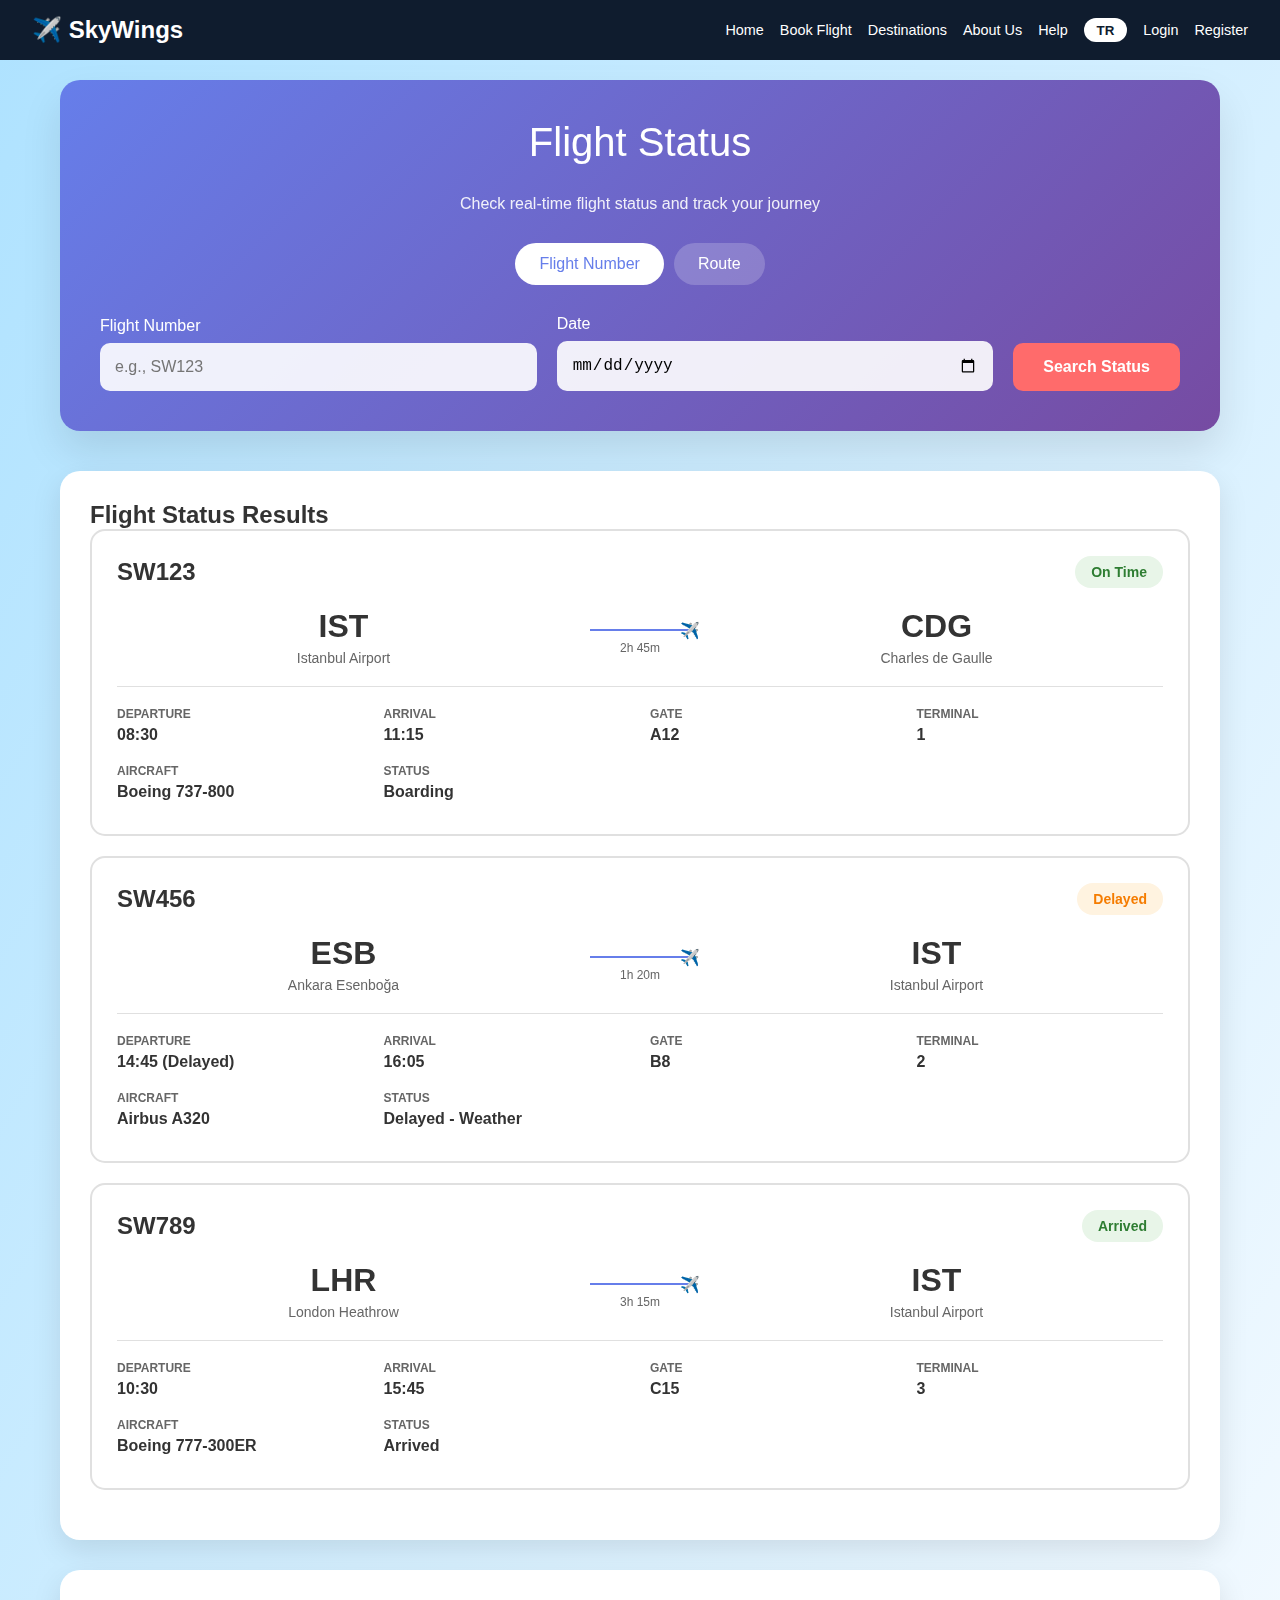
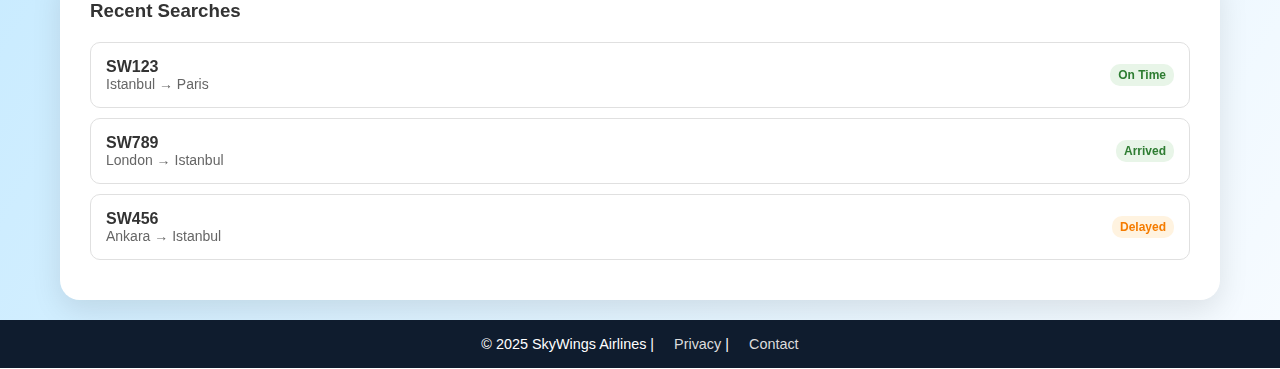
<file: flight-status.html>
<!DOCTYPE html>
<html lang="en">
  <head>
    <meta charset="UTF-8" />
    <meta name="viewport" content="width=device-width, initial-scale=1.0" />
    <title>Flight Status - SkyWings</title>
    <link rel="stylesheet" href="style.css" />
    <style>
      .flight-status-container {
        max-width: 1200px;
        margin: 0 auto;
        padding: 20px;
      }

      .status-search-box {
        background: linear-gradient(135deg, #667eea 0%, #764ba2 100%);
        border-radius: 20px;
        padding: 40px;
        margin-bottom: 40px;
        box-shadow: 0 20px 40px rgba(0, 0, 0, 0.1);
        color: white;
      }

      .status-search-box h1 {
        text-align: center;
        margin-bottom: 30px;
        font-size: 2.5em;
        font-weight: 300;
      }

      .search-tabs {
        display: flex;
        justify-content: center;
        margin-bottom: 30px;
        gap: 10px;
      }

      .search-tab {
        padding: 12px 24px;
        background: rgba(255, 255, 255, 0.2);
        border: none;
        border-radius: 25px;
        color: white;
        cursor: pointer;
        transition: all 0.3s ease;
        text-decoration: none;
        display: inline-block;
      }

      .search-tab.active {
        background: white;
        color: #667eea;
      }

      .search-form {
        display: grid;
        grid-template-columns: 1fr 1fr auto;
        gap: 20px;
        align-items: end;
      }

      .form-group {
        display: flex;
        flex-direction: column;
      }

      .form-group label {
        margin-bottom: 8px;
        font-weight: 500;
      }

      .form-group input,
      .form-group select {
        padding: 15px;
        border: none;
        border-radius: 10px;
        font-size: 16px;
        background: rgba(255, 255, 255, 0.9);
      }

      .search-btn {
        padding: 15px 30px;
        background: #ff6b6b;
        color: white;
        border: none;
        border-radius: 10px;
        font-size: 16px;
        font-weight: 600;
        cursor: pointer;
        transition: all 0.3s ease;
        text-decoration: none;
        display: inline-block;
      }

      .search-btn:hover {
        background: #ff5252;
        transform: translateY(-2px);
      }

      .status-results {
        background: white;
        border-radius: 20px;
        padding: 30px;
        box-shadow: 0 10px 30px rgba(0, 0, 0, 0.1);
        margin-bottom: 30px;
      }

      .flight-status-card {
        border: 2px solid #e0e0e0;
        border-radius: 15px;
        padding: 25px;
        margin-bottom: 20px;
        transition: all 0.3s ease;
      }

      .flight-status-card:hover {
        border-color: #667eea;
        box-shadow: 0 10px 25px rgba(102, 126, 234, 0.1);
      }

      .status-header {
        display: flex;
        justify-content: space-between;
        align-items: center;
        margin-bottom: 20px;
      }

      .flight-number {
        font-size: 1.5em;
        font-weight: 600;
        color: #333;
      }

      .status-badge {
        padding: 8px 16px;
        border-radius: 20px;
        font-weight: 600;
        font-size: 14px;
      }

      .status-on-time {
        background: #e8f5e8;
        color: #2e7d32;
      }

      .status-delayed {
        background: #fff3e0;
        color: #f57c00;
      }

      .status-boarding {
        background: #e3f2fd;
        color: #1976d2;
      }

      .status-departed {
        background: #f3e5f5;
        color: #7b1fa2;
      }

      .status-arrived {
        background: #e8f5e8;
        color: #2e7d32;
      }

      .route-info {
        display: grid;
        grid-template-columns: 1fr auto 1fr;
        gap: 20px;
        align-items: center;
        margin-bottom: 20px;
      }

      .airport {
        text-align: center;
      }

      .airport-code {
        font-size: 2em;
        font-weight: 700;
        color: #333;
        margin-bottom: 5px;
      }

      .airport-name {
        color: #666;
        font-size: 14px;
      }

      .flight-path {
        display: flex;
        flex-direction: column;
        align-items: center;
        color: #667eea;
      }

      .flight-path-line {
        width: 100px;
        height: 2px;
        background: #667eea;
        position: relative;
        margin: 10px 0;
      }

      .flight-path-line::after {
        content: "✈️";
        position: absolute;
        right: -10px;
        top: -8px;
        font-size: 16px;
      }

      .flight-details {
        display: grid;
        grid-template-columns: repeat(auto-fit, minmax(200px, 1fr));
        gap: 20px;
        margin-top: 20px;
        padding-top: 20px;
        border-top: 1px solid #e0e0e0;
      }

      .detail-item {
        display: flex;
        flex-direction: column;
      }

      .detail-label {
        font-size: 12px;
        color: #666;
        margin-bottom: 5px;
        text-transform: uppercase;
        font-weight: 600;
      }

      .detail-value {
        font-size: 16px;
        font-weight: 600;
        color: #333;
      }

      .recent-searches {
        background: white;
        border-radius: 20px;
        padding: 30px;
        box-shadow: 0 10px 30px rgba(0, 0, 0, 0.1);
      }

      .recent-searches h3 {
        margin-bottom: 20px;
        color: #333;
      }

      .recent-flight {
        display: flex;
        justify-content: space-between;
        align-items: center;
        padding: 15px;
        border: 1px solid #e0e0e0;
        border-radius: 10px;
        margin-bottom: 10px;
        transition: all 0.3s ease;
        text-decoration: none;
        color: inherit;
      }

      .recent-flight:hover {
        background: #f8f9fa;
        border-color: #667eea;
      }

      .recent-flight-info {
        display: flex;
        flex-direction: column;
      }

      .recent-flight-number {
        font-weight: 600;
        color: #333;
      }

      .recent-flight-route {
        font-size: 14px;
        color: #666;
      }

      .recent-flight-status {
        font-size: 12px;
        padding: 4px 8px;
        border-radius: 10px;
        font-weight: 600;
      }

      .flight-number-form {
        display: block;
      }

      .route-form {
        display: none;
      }

      .flight-number-form:target ~ .route-form {
        display: none;
      }

      .route-form:target ~ .flight-number-form {
        display: none;
      }

      .route-form:target {
        display: block;
      }

      @media (max-width: 768px) {
        .search-form {
          grid-template-columns: 1fr;
        }

        .route-info {
          grid-template-columns: 1fr;
          text-align: center;
        }

        .flight-path {
          transform: rotate(90deg);
          margin: 20px 0;
        }
      }
    </style>
  </head>
  <body>
    <div class="animated-bg">
      <div class="cloud c1"></div>
      <div class="cloud c2"></div>
      <div class="cloud c3"></div>
      <div class="cloud c4"></div>
      <div class="plane">✈️</div>
    </div>

    <header class="topbar">
      <div class="logo">✈️ SkyWings</div>
      <nav class="topnav">
        <a href="index.html">Home</a>
        <a href="book.html">Book Flight</a>
        <a href="destinations.html">Destinations</a>
        <a href="about.html">About Us</a>
        <a href="contact.html">Help</a>
        <button class="lang-switch">TR</button>
        <a href="signin.html" class="nav-btn-auth">Login</a>
        <a href="register.html" class="nav-btn-auth">Register</a>
      </nav>
    </header>

    <div class="flight-status-container">
      <div class="status-search-box">
        <h1>Flight Status</h1>
        <p style="text-align: center; margin-bottom: 30px; opacity: 0.9">
          Check real-time flight status and track your journey
        </p>

        <div class="search-tabs">
          <a href="#flight-number" class="search-tab active">Flight Number</a>
          <a href="#route-search" class="search-tab">Route</a>
        </div>

        <div id="flight-number" class="flight-number-form">
          <form class="search-form" action="#status-results">
            <div class="form-group">
              <label for="flightNumber">Flight Number</label>
              <input
                type="text"
                id="flightNumber"
                placeholder="e.g., SW123"
                required
              />
            </div>

            <div class="form-group">
              <label for="flightDate1">Date</label>
              <input type="date" id="flightDate1" required />
            </div>

            <button type="submit" class="search-btn">Search Status</button>
          </form>
        </div>

        <div id="route-search" class="route-form">
          <form class="search-form" action="#status-results">
            <div class="form-group">
              <label for="fromAirport">From</label>
              <select id="fromAirport" required>
                <option value="">Select Airport</option>
                <option value="IST">Istanbul (IST)</option>
                <option value="ESB">Ankara (ESB)</option>
                <option value="ADB">Izmir (ADB)</option>
                <option value="AYT">Antalya (AYT)</option>
                <option value="BJV">Bodrum (BJV)</option>
                <option value="CDG">Paris (CDG)</option>
                <option value="LHR">London (LHR)</option>
                <option value="BER">Berlin (BER)</option>
                <option value="JFK">New York (JFK)</option>
                <option value="NRT">Tokyo (NRT)</option>
              </select>
            </div>

            <div class="form-group">
              <label for="toAirport">To</label>
              <select id="toAirport" required>
                <option value="">Select Airport</option>
                <option value="IST">Istanbul (IST)</option>
                <option value="ESB">Ankara (ESB)</option>
                <option value="ADB">Izmir (ADB)</option>
                <option value="AYT">Antalya (AYT)</option>
                <option value="BJV">Bodrum (BJV)</option>
                <option value="CDG">Paris (CDG)</option>
                <option value="LHR">London (LHR)</option>
                <option value="BER">Berlin (BER)</option>
                <option value="JFK">New York (JFK)</option>
                <option value="NRT">Tokyo (NRT)</option>
              </select>
            </div>

            <div class="form-group">
              <label for="flightDate2">Date</label>
              <input type="date" id="flightDate2" required />
            </div>

            <button type="submit" class="search-btn">Search Status</button>
          </form>
        </div>
      </div>

      <div class="status-results" id="status-results">
        <h2>Flight Status Results</h2>

        <div class="flight-status-card">
          <div class="status-header">
            <div class="flight-number">SW123</div>
            <div class="status-badge status-on-time">On Time</div>
          </div>

          <div class="route-info">
            <div class="airport">
              <div class="airport-code">IST</div>
              <div class="airport-name">Istanbul Airport</div>
            </div>

            <div class="flight-path">
              <div class="flight-path-line"></div>
              <div style="font-size: 12px; color: #666">2h 45m</div>
            </div>

            <div class="airport">
              <div class="airport-code">CDG</div>
              <div class="airport-name">Charles de Gaulle</div>
            </div>
          </div>

          <div class="flight-details">
            <div class="detail-item">
              <div class="detail-label">Departure</div>
              <div class="detail-value">08:30</div>
            </div>
            <div class="detail-item">
              <div class="detail-label">Arrival</div>
              <div class="detail-value">11:15</div>
            </div>
            <div class="detail-item">
              <div class="detail-label">Gate</div>
              <div class="detail-value">A12</div>
            </div>
            <div class="detail-item">
              <div class="detail-label">Terminal</div>
              <div class="detail-value">1</div>
            </div>
            <div class="detail-item">
              <div class="detail-label">Aircraft</div>
              <div class="detail-value">Boeing 737-800</div>
            </div>
            <div class="detail-item">
              <div class="detail-label">Status</div>
              <div class="detail-value">Boarding</div>
            </div>
          </div>
        </div>

        <div class="flight-status-card">
          <div class="status-header">
            <div class="flight-number">SW456</div>
            <div class="status-badge status-delayed">Delayed</div>
          </div>

          <div class="route-info">
            <div class="airport">
              <div class="airport-code">ESB</div>
              <div class="airport-name">Ankara Esenboğa</div>
            </div>

            <div class="flight-path">
              <div class="flight-path-line"></div>
              <div style="font-size: 12px; color: #666">1h 20m</div>
            </div>

            <div class="airport">
              <div class="airport-code">IST</div>
              <div class="airport-name">Istanbul Airport</div>
            </div>
          </div>

          <div class="flight-details">
            <div class="detail-item">
              <div class="detail-label">Departure</div>
              <div class="detail-value">14:45 (Delayed)</div>
            </div>
            <div class="detail-item">
              <div class="detail-label">Arrival</div>
              <div class="detail-value">16:05</div>
            </div>
            <div class="detail-item">
              <div class="detail-label">Gate</div>
              <div class="detail-value">B8</div>
            </div>
            <div class="detail-item">
              <div class="detail-label">Terminal</div>
              <div class="detail-value">2</div>
            </div>
            <div class="detail-item">
              <div class="detail-label">Aircraft</div>
              <div class="detail-value">Airbus A320</div>
            </div>
            <div class="detail-item">
              <div class="detail-label">Status</div>
              <div class="detail-value">Delayed - Weather</div>
            </div>
          </div>
        </div>

        <div class="flight-status-card">
          <div class="status-header">
            <div class="flight-number">SW789</div>
            <div class="status-badge status-arrived">Arrived</div>
          </div>

          <div class="route-info">
            <div class="airport">
              <div class="airport-code">LHR</div>
              <div class="airport-name">London Heathrow</div>
            </div>

            <div class="flight-path">
              <div class="flight-path-line"></div>
              <div style="font-size: 12px; color: #666">3h 15m</div>
            </div>

            <div class="airport">
              <div class="airport-code">IST</div>
              <div class="airport-name">Istanbul Airport</div>
            </div>
          </div>

          <div class="flight-details">
            <div class="detail-item">
              <div class="detail-label">Departure</div>
              <div class="detail-value">10:30</div>
            </div>
            <div class="detail-item">
              <div class="detail-label">Arrival</div>
              <div class="detail-value">15:45</div>
            </div>
            <div class="detail-item">
              <div class="detail-label">Gate</div>
              <div class="detail-value">C15</div>
            </div>
            <div class="detail-item">
              <div class="detail-label">Terminal</div>
              <div class="detail-value">3</div>
            </div>
            <div class="detail-item">
              <div class="detail-label">Aircraft</div>
              <div class="detail-value">Boeing 777-300ER</div>
            </div>
            <div class="detail-item">
              <div class="detail-label">Status</div>
              <div class="detail-value">Arrived</div>
            </div>
          </div>
        </div>
      </div>

      <div class="recent-searches">
        <h3>Recent Searches</h3>

        <a href="#status-results" class="recent-flight">
          <div class="recent-flight-info">
            <div class="recent-flight-number">SW123</div>
            <div class="recent-flight-route">Istanbul → Paris</div>
          </div>
          <div class="recent-flight-status status-on-time">On Time</div>
        </a>

        <a href="#status-results" class="recent-flight">
          <div class="recent-flight-info">
            <div class="recent-flight-number">SW789</div>
            <div class="recent-flight-route">London → Istanbul</div>
          </div>
          <div class="recent-flight-status status-arrived">Arrived</div>
        </a>

        <a href="#status-results" class="recent-flight">
          <div class="recent-flight-info">
            <div class="recent-flight-number">SW456</div>
            <div class="recent-flight-route">Ankara → Istanbul</div>
          </div>
          <div class="recent-flight-status status-delayed">Delayed</div>
        </a>
      </div>
    </div>

    <footer>
      © 2025 SkyWings Airlines | <a href="#">Privacy</a> |
      <a href="#">Contact</a>
    </footer>
  </body>
</html>
</file>
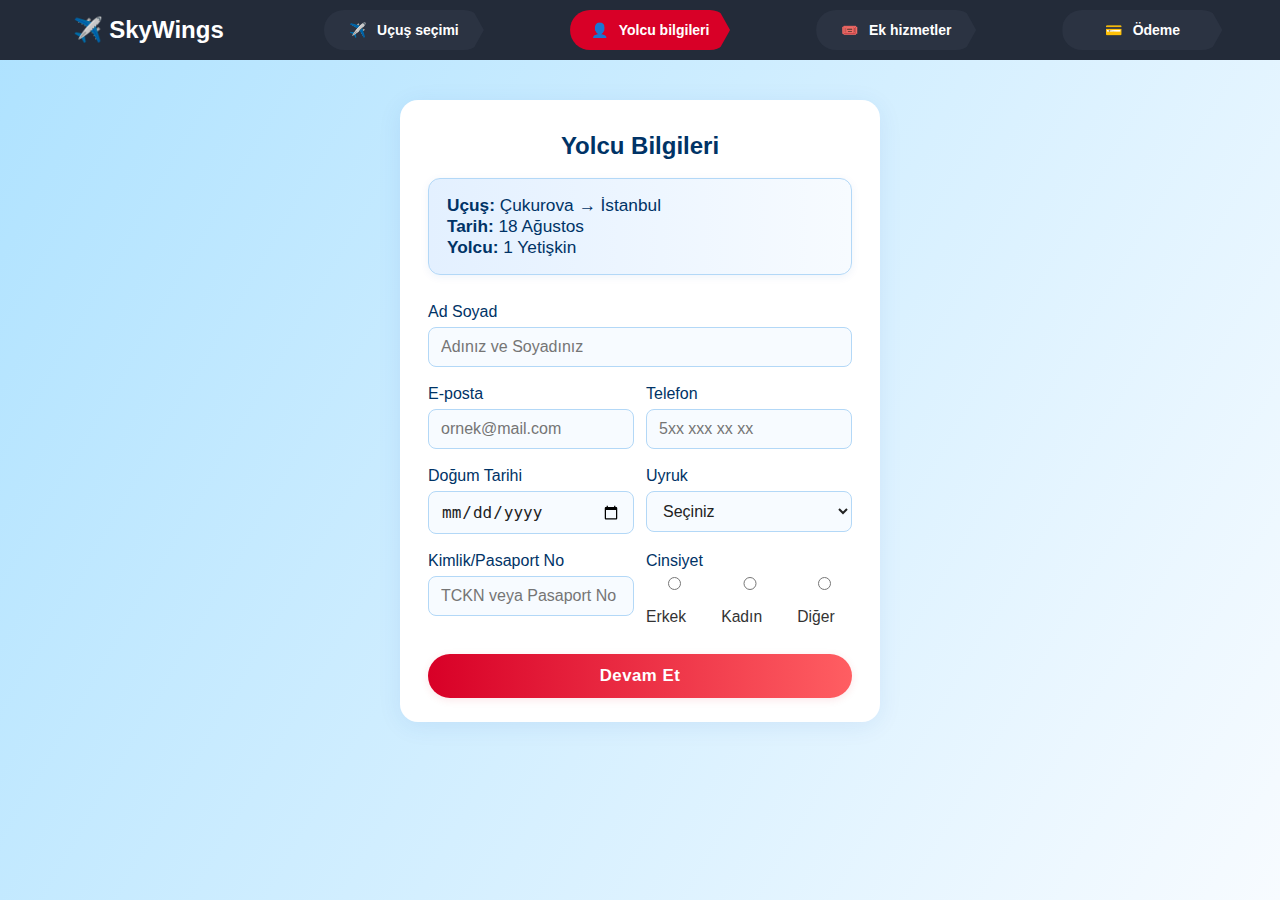
<file: passenger.html>
<!DOCTYPE html>
<html lang="tr">
  <head>
    <meta charset="UTF-8" />
    <meta name="viewport" content="width=device-width, initial-scale=1.0" />
    <title>SkyWings | Yolcu Bilgileri</title>
    <link rel="stylesheet" href="style.css" />
  </head>
  <body>
    <header class="booking-steps">
      <div class="logo-area">
        <div class="logo">✈️ SkyWings</div>
      </div>
      <div class="step"><span class="icon">✈️</span> Uçuş seçimi</div>
      <div class="step active">
        <span class="icon">👤</span> Yolcu bilgileri
      </div>
      <div class="step"><span class="icon">🎟️</span> Ek hizmetler</div>
      <div class="step"><span class="icon">💳</span> Ödeme</div>
    </header>
    <div class="passenger-container">
      <div class="passenger-title">Yolcu Bilgileri</div>
      <div class="passenger-summary">
        <span><strong>Uçuş:</strong> Çukurova → İstanbul</span><br />
        <span><strong>Tarih:</strong> 18 Ağustos</span><br />
        <span><strong>Yolcu:</strong> 1 Yetişkin</span>
      </div>
      <form
        class="passenger-form"
        action="add-services.html"
        method="get"
        autocomplete="on"
      >
        <label for="fullname">Ad Soyad</label>
        <input
          type="text"
          id="fullname"
          name="fullname"
          required
          placeholder="Adınız ve Soyadınız"
        />

        <div class="form-row">
          <div>
            <label for="email">E-posta</label>
            <input
              type="email"
              id="email"
              name="email"
              required
              placeholder="ornek@mail.com"
            />
          </div>
          <div>
            <label for="phone">Telefon</label>
            <input
              type="tel"
              id="phone"
              name="phone"
              required
              placeholder="5xx xxx xx xx"
              pattern="[0-9]{10}"
              maxlength="10"
            />
          </div>
        </div>

        <div class="form-row">
          <div>
            <label for="birthdate">Doğum Tarihi</label>
            <input type="date" id="birthdate" name="birthdate" required />
          </div>
          <div>
            <label for="nationality">Uyruk</label>
            <select id="nationality" name="nationality" required>
              <option value="">Seçiniz</option>
              <option value="TC">Türkiye</option>
              <option value="DE">Almanya</option>
              <option value="FR">Fransa</option>
              <option value="GB">İngiltere</option>
              <option value="US">ABD</option>
              <option value="RU">Rusya</option>
              <option value="AZ">Azerbaycan</option>
              <option value="other">Diğer</option>
            </select>
          </div>
        </div>

        <div class="form-row">
          <div>
            <label for="idno">Kimlik/Pasaport No</label>
            <input
              type="text"
              id="idno"
              name="idno"
              required
              placeholder="TCKN veya Pasaport No"
              maxlength="11"
              pattern="[0-9]{11}"
            />
          </div>
          <div>
            <label>Cinsiyet</label>
            <div class="gender-group">
              <label
                ><input type="radio" name="gender" value="male" required />
                Erkek</label
              >
              <label
                ><input type="radio" name="gender" value="female" required />
                Kadın</label
              >
              <label
                ><input type="radio" name="gender" value="other" required />
                Diğer</label
              >
            </div>
          </div>
        </div>

        <button type="submit" class="card-continue-btn">Devam Et</button>
      </form>
    </div>
  </body>
</html>
</file>
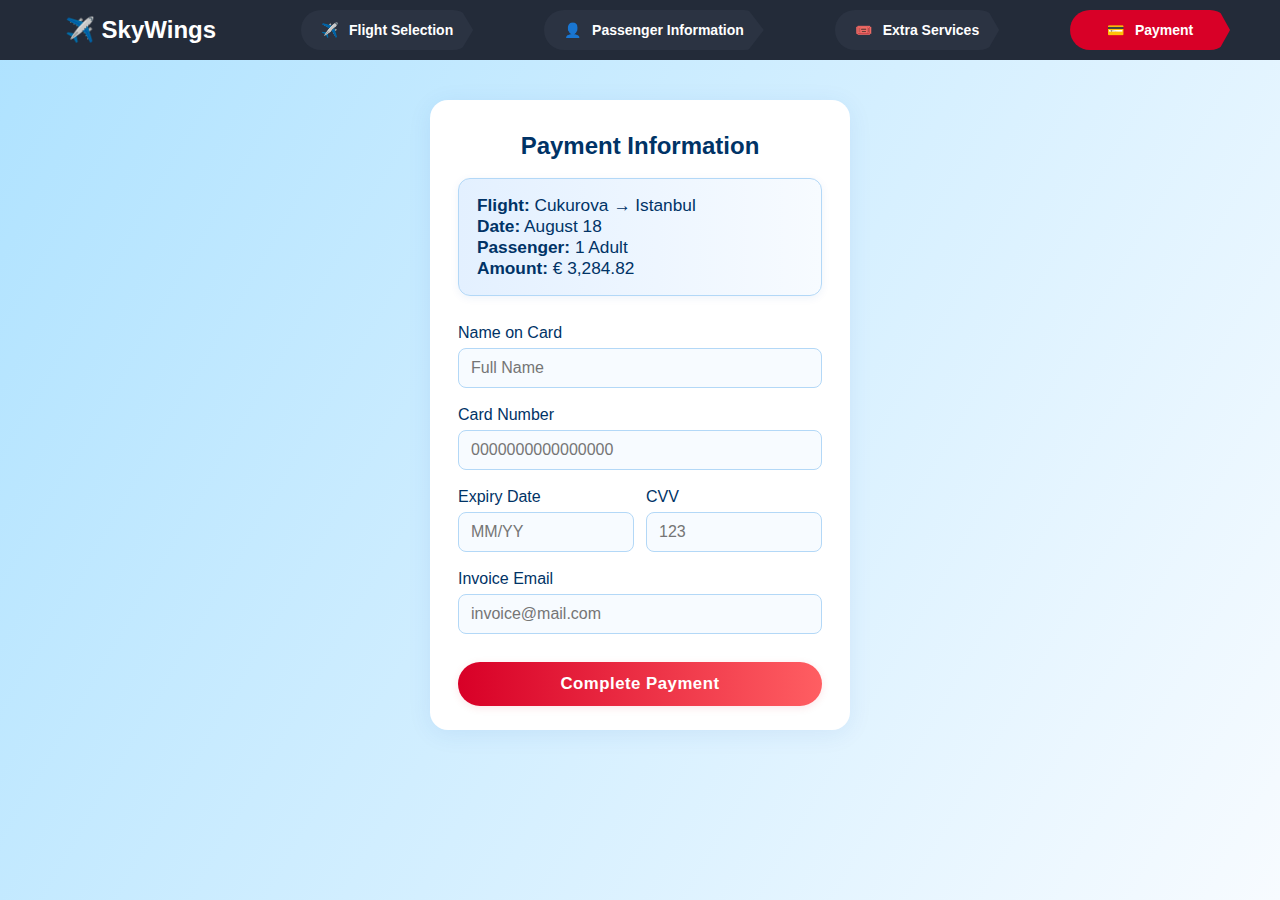
<file: payment.html>
<!DOCTYPE html>
<html lang="en">
  <head>
    <meta charset="UTF-8" />
    <meta name="viewport" content="width=device-width, initial-scale=1.0" />
    <title>SkyWings | Payment</title>
    <link rel="stylesheet" href="style.css" />
  </head>
  <body>
    <header class="booking-steps">
      <div class="logo-area">
        <a href="index.html" class="logo">✈️ SkyWings</a>
      </div>
      <div class="step"><span class="icon">✈️</span> Flight Selection</div>
      <div class="step"><span class="icon">👤</span> Passenger Information</div>
      <div class="step"><span class="icon">🎟️</span> Extra Services</div>
      <div class="step active"><span class="icon">💳</span> Payment</div>
    </header>
    <div class="payment-container">
      <div class="payment-title">Payment Information</div>
      <div class="payment-summary">
        <span><strong>Flight:</strong> Cukurova → Istanbul</span><br />
        <span><strong>Date:</strong> August 18</span><br />
        <span><strong>Passenger:</strong> 1 Adult</span><br />
        <span><strong>Amount:</strong> € 3,284.82</span>
      </div>
      <form
        class="payment-form"
        action="success.html"
        method="get"
        autocomplete="on"
      >
        <label for="cardname">Name on Card</label>
        <input
          type="text"
          id="cardname"
          name="cardname"
          required
          placeholder="Full Name"
        />

        <label for="cardnumber">Card Number</label>
        <input
          type="text"
          id="cardnumber"
          name="cardnumber"
          required
          maxlength="16"
          pattern="[0-9]{16}"
          placeholder="0000000000000000"
        />

        <div class="form-row">
          <div>
            <label for="expdate">Expiry Date</label>
            <input
              type="text"
              id="expdate"
              name="expdate"
              required
              maxlength="5"
              pattern="(0[1-9]|1[0-2])\/([0-9]{2})"
              placeholder="MM/YY"
            />
          </div>
          <div>
            <label for="cvv">CVV</label>
            <input
              type="text"
              id="cvv"
              name="cvv"
              required
              maxlength="4"
              pattern="[0-9]{3,4}"
              placeholder="123"
            />
          </div>
        </div>

        <label for="billmail">Invoice Email</label>
        <input
          type="email"
          id="billmail"
          name="billmail"
          required
          placeholder="invoice@mail.com"
        />

        <button type="submit" class="card-continue-btn">
          Complete Payment
        </button>
      </form>
    </div>
  </body>
</html>
</file>
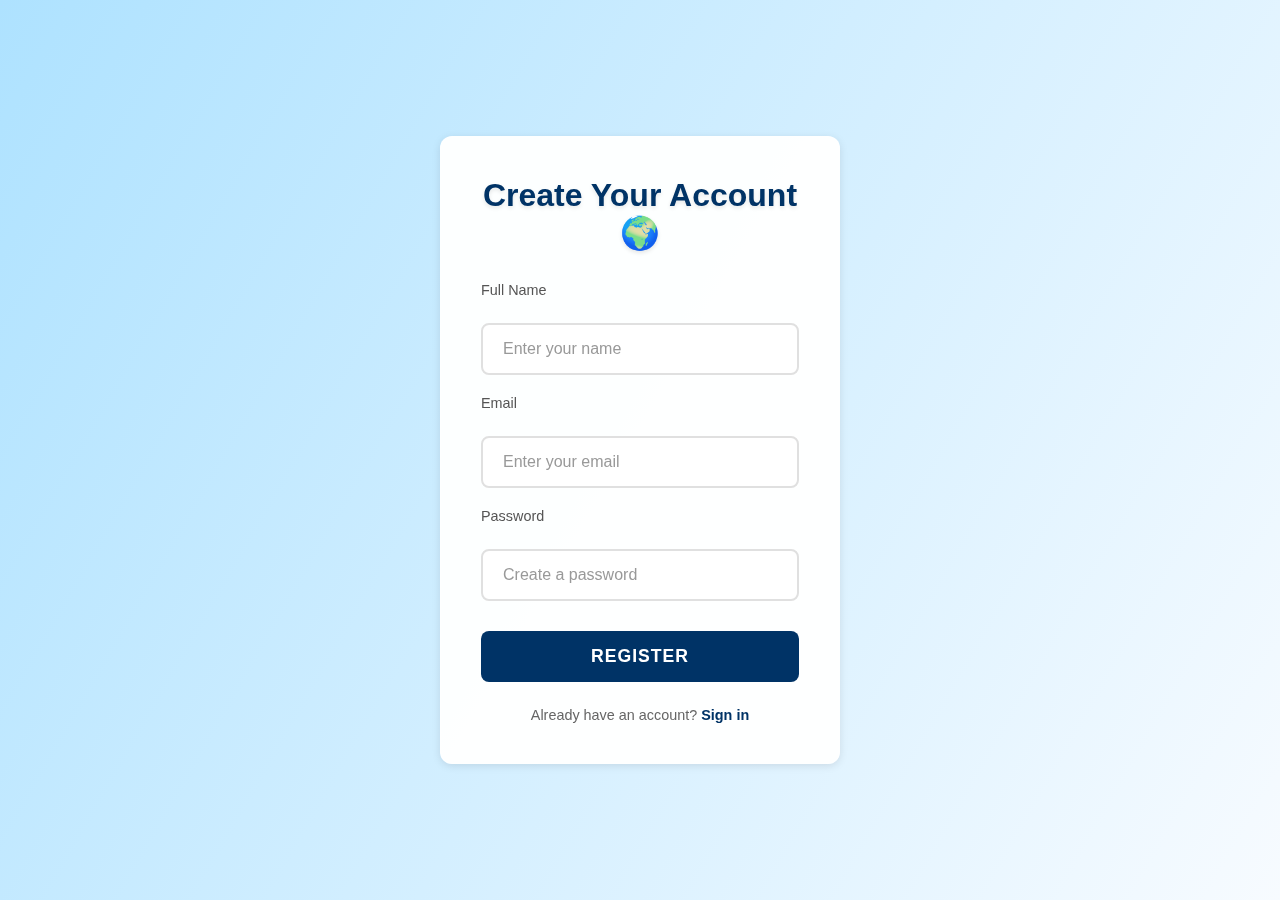
<file: register.html>
<!DOCTYPE html>
<html lang="en">
  <head>
    <meta charset="UTF-8" />
    <meta name="viewport" content="width=device-width, initial-scale=1.0" />
    <title>Register - SkyWings</title>
    <link rel="stylesheet" href="auth.css" />
  </head>
  <body>
    <div class="animated-bg">
      <div class="cloud c1"></div>
      <div class="cloud c2"></div>
      <div class="cloud c3"></div>
      <div class="cloud c4"></div>
      <div class="plane">✈️</div>
    </div>

    <div class="auth-container">
      <h1>Create Your Account 🌍</h1>
      <form action="index.html" method="get">
        <label>Full Name</label>
        <input type="text" placeholder="Enter your name" required />

        <label>Email</label>
        <input type="email" placeholder="Enter your email" required />

        <label>Password</label>
        <input type="password" placeholder="Create a password" required />

        <button type="submit">Register</button>
      </form>
      <p>Already have an account? <a href="signin.html">Sign in</a></p>
    </div>
  </body>
</html>
</file>
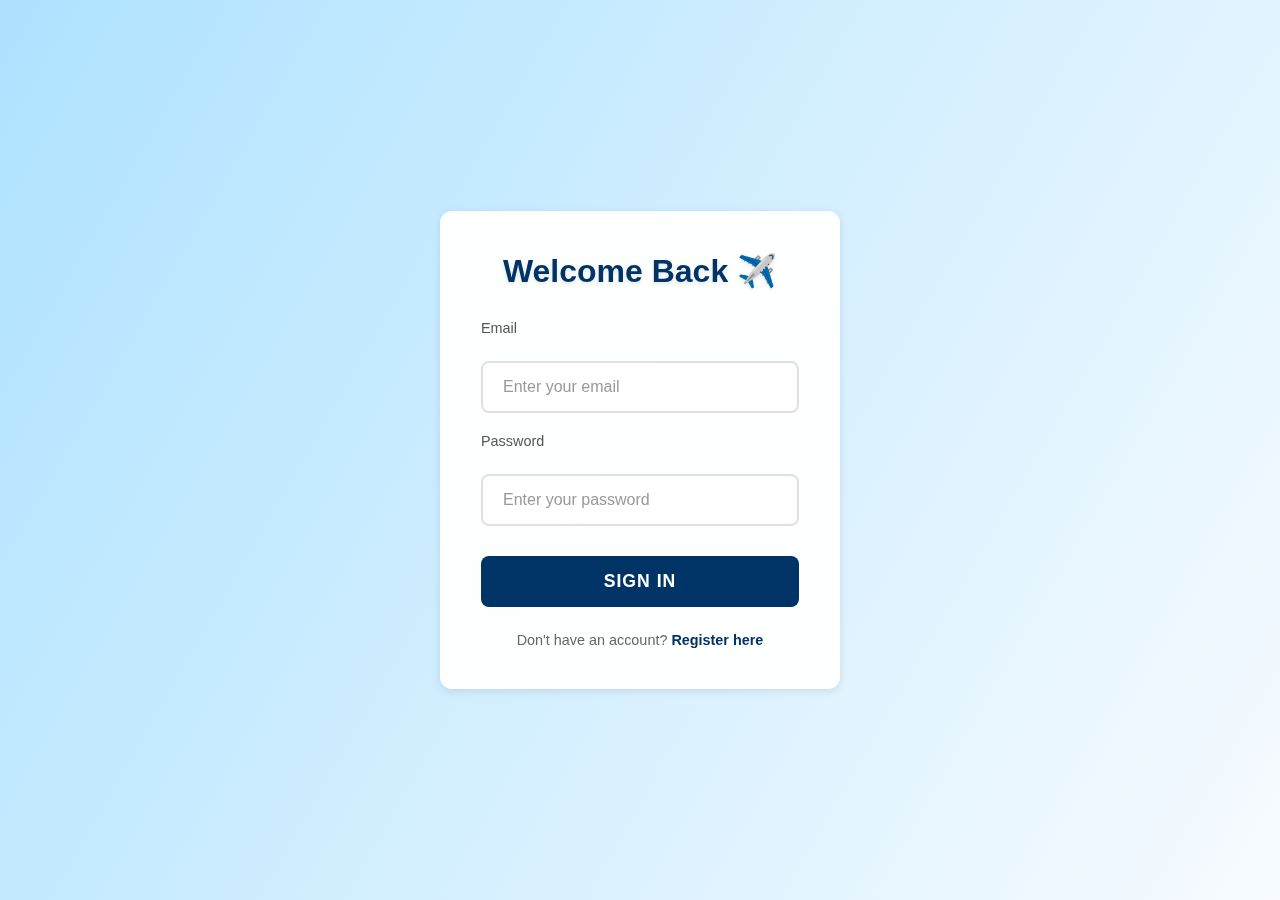
<file: signin.html>
<!DOCTYPE html>
<html lang="en">
  <head>
    <meta charset="UTF-8" />
    <meta name="viewport" content="width=device-width, initial-scale=1.0" />
    <title>Sign In - SkyWings</title>
    <link rel="stylesheet" href="auth.css" />
  </head>
  <body>
    <div class="animated-bg">
      <div class="cloud c1"></div>
      <div class="cloud c2"></div>
      <div class="cloud c3"></div>
      <div class="cloud c4"></div>
      <div class="plane">✈️</div>
    </div>

    <div class="auth-container">
      <h1>Welcome Back ✈️</h1>
      <form action="index.html" method="get">
        <label>Email</label>
        <input type="email" placeholder="Enter your email" required />

        <label>Password</label>
        <input type="password" placeholder="Enter your password" required />

        <button type="submit">Sign In</button>
      </form>
      <p>Don't have an account? <a href="register.html">Register here</a></p>
    </div>
  </body>
</html>
</file>
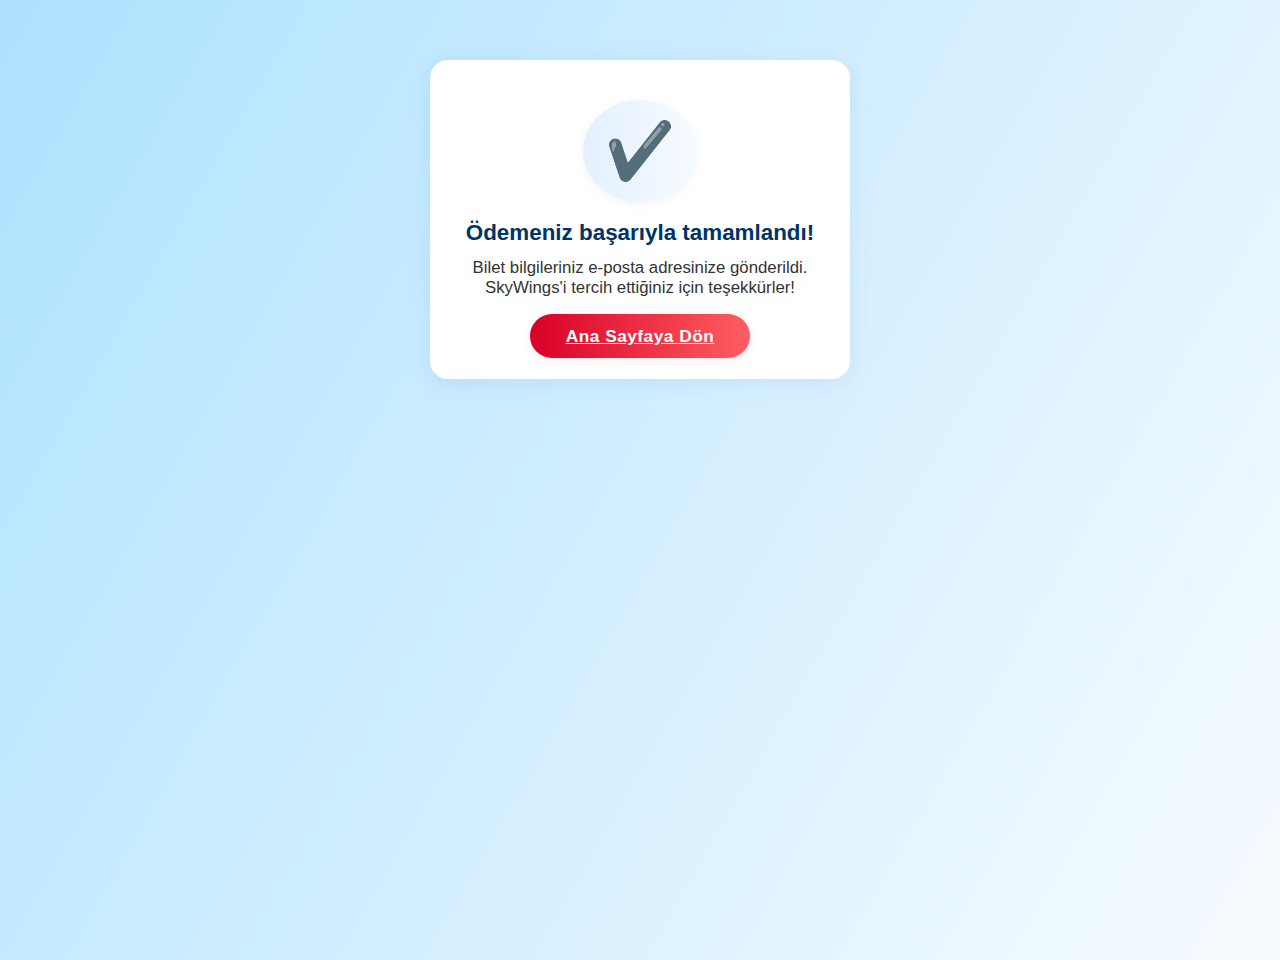
<file: success.html>
<!DOCTYPE html>
<html lang="tr">
  <head>
    <meta charset="UTF-8" />
    <meta name="viewport" content="width=device-width, initial-scale=1.0" />
    <title>SkyWings | Başarılı Ödeme</title>
    <link rel="stylesheet" href="style.css" />
  </head>
  <body>
    <div class="success-container">
      <div class="success-icon">✔️</div>
      <div class="success-title">Ödemeniz başarıyla tamamlandı!</div>
      <div class="success-desc">
        Bilet bilgileriniz e-posta adresinize gönderildi. SkyWings'i tercih
        ettiğiniz için teşekkürler!
      </div>
      <a href="index.html" class="success-btn">Ana Sayfaya Dön</a>
    </div>
  </body>
</html>
</file>
<file: style.css>
/* Reset */
* {
  margin: 0;
  padding: 0;
  box-sizing: border-box;
}

body {
  font-family: "Segoe UI", sans-serif;
  background: linear-gradient(120deg, #aee2ff 0%, #f7fbff 100%);
  color: #333;
  min-height: 100vh;
  position: relative;
  overflow-x: hidden;
}

/* Animasyonlu bulutlar ve uçaklar için arka plan katmanı */
.animated-bg {
  position: fixed;
  top: 0;
  left: 0;
  right: 0;
  bottom: 0;
  width: 100vw;
  height: 100vh;
  z-index: 0;
  pointer-events: none;
  overflow: hidden;
}

.cloud {
  position: absolute;
  background: rgba(255, 255, 255, 0.85);
  border-radius: 50%;
  filter: blur(2px);
  opacity: 0.7;
  animation: cloud-move 60s linear infinite;
}
.cloud.c1 {
  width: 120px;
  height: 60px;
  top: 10%;
  left: -150px;
  animation-delay: 0s;
}
.cloud.c2 {
  width: 90px;
  height: 45px;
  top: 30%;
  left: -100px;
  animation-delay: 10s;
}
.cloud.c3 {
  width: 150px;
  height: 70px;
  top: 60%;
  left: -200px;
  animation-delay: 20s;
}
.cloud.c4 {
  width: 70px;
  height: 35px;
  top: 80%;
  left: -80px;
  animation-delay: 30s;
}

@keyframes cloud-move {
  0% {
    transform: translateX(0);
  }
  100% {
    transform: translateX(120vw);
  }
}

.plane {
  position: absolute;
  font-size: 2.5rem;
  top: 40%;
  left: -100px;
  z-index: 1;
  opacity: 0.85;
  animation: plane-fly 30s linear infinite;
}
@keyframes plane-fly {
  0% {
    transform: translateY(0) scale(1) rotate(-10deg);
    left: -100px;
  }
  50% {
    transform: translateY(-30px) scale(1.05) rotate(5deg);
  }
  100% {
    transform: translateY(0) scale(1) rotate(-10deg);
    left: 110vw;
  }
}

/* İçerik üstte kalsın diye z-index ayarı */
body > *:not(.animated-bg) {
  position: relative;
  z-index: 2;
}

/* Topbar */
.topbar {
  background-color: #0f1c2e;
  color: white;
  display: flex;
  justify-content: space-between;
  align-items: center;
  padding: 1rem 2rem;
}

.logo,
.logo:link,
.logo:visited {
  color: inherit;
  text-decoration: none;
  cursor: default;
  font-size: 1.5rem;
  font-weight: bold;
  display: inline-block;
}
.logo:hover,
.logo:active,
.logo:focus {
  color: inherit;
  text-decoration: none;
  cursor: pointer;
}

.topnav {
  display: flex;
  align-items: center;
  gap: 1rem;
}

.topnav a {
  color: white;
  text-decoration: none;
  font-size: 0.9rem;
}

.lang-switch {
  background: #fff;
  color: #0f1c2e;
  border: none;
  border-radius: 20px;
  padding: 0.3rem 0.8rem;
  cursor: pointer;
  font-weight: bold;
}

/* Hero Section */
.hero {
  background: url("images/hero.jpg") center/cover no-repeat;
  padding: 4rem 2rem;
  color: white;
  overflow: visible;
}

.search-box {
  background-color: rgba(255, 255, 255, 0.96);
  color: #000;
  max-width: 1000px;
  margin: auto;
  padding: 2rem;
  border-radius: 12px;
  box-shadow: 0 2px 8px rgba(0, 0, 0, 0.1);
  z-index: 1;
  overflow: visible;
}

.search-box h2 {
  font-size: 1.4rem;
  margin-bottom: 1rem;
}

.search-box span {
  font-size: 1.8rem;
  color: #003366;
}

.tab-menu {
  display: flex;
  flex-wrap: wrap;
  gap: 0.5rem;
  margin-bottom: 1rem;
}

.tab {
  background: #e0e0e0;
  padding: 0.5rem 1rem;
  border-radius: 20px;
  font-size: 0.9rem;
  cursor: pointer;
}

.tab.active {
  background: #d80027;
  color: white;
}

.trip-types {
  display: flex;
  flex-wrap: wrap;
  gap: 1.2rem;
  font-size: 0.9rem;
  margin-bottom: 1rem;
}

.flight-form .form-grid {
  display: grid;
  grid-template-columns: repeat(5, 1fr);
  gap: 1rem;
}

.flight-form input,
.flight-form select {
  padding: 0.7rem;
  border-radius: 6px;
  border: 1px solid #ccc;
}

.flight-form button {
  background: #d80027;
  color: white;
  border: none;
  border-radius: 6px;
  font-weight: bold;
  cursor: pointer;
}

.flight-form button:hover {
  background-color: #a8001d;
}

/* Icons Menu */
.icons-menu {
  display: flex;
  flex-wrap: wrap;
  justify-content: center;
  gap: 1.5rem;
  background: #f8fbff;
  padding: 2rem;
  max-width: 1200px;
  margin: 0 auto;
  overflow: visible;
  z-index: 0;
}

.icon-box {
  background-color: white;
  width: 150px;
  padding: 1rem;
  border-radius: 10px;
  text-align: center;
  box-shadow: 0 2px 6px rgba(0, 0, 0, 0.06);
  transition: transform 0.3s, box-shadow 0.3s;
  cursor: pointer;
}

.icon-box:hover {
  transform: translateY(-5px);
  box-shadow: 0 6px 12px rgba(0, 0, 0, 0.1);
}

.icon-circle {
  width: 60px;
  height: 60px;
  margin: 0 auto 0.5rem;
  background-color: #e9f1fb;
  color: #0f1c2e;
  font-size: 1.8rem;
  line-height: 60px;
  border-radius: 50%;
}

.icon-box h4 {
  font-size: 0.95rem;
  color: #0f1c2e;
  margin: 0.5rem 0 0;
}

.icon-item {
  font-size: 1.2rem;
  color: #003366;
}

.alert-box {
  background-color: #fff;
  border-left: 6px solid #d80027;
  margin: 2rem auto;
  padding: 1.5rem;
  border-radius: 8px;
  box-shadow: 0 2px 8px rgba(0, 0, 0, 0.06);
  animation: fadeIn 0.6s ease-out;
  transition: 0.3s ease all;
  max-width: 1200px;
}

.alert-content {
  display: flex;
  align-items: flex-start;
  gap: 1rem;
}

.alert-icon {
  font-size: 2rem;
  color: #d80027;
  flex-shrink: 0;
}

.alert-text h4 {
  margin: 0;
  color: #d80027;
  font-size: 1.1rem;
}

.alert-text p {
  margin-top: 0.3rem;
  color: #333;
  font-size: 0.95rem;
  line-height: 1.5;
}

.alert-text a {
  color: #d80027;
  text-decoration: underline;
  font-weight: 500;
}

.alert-box.closable {
  position: relative;
  padding-right: 2.5rem;
}

.close-icon {
  position: absolute;
  top: 1rem;
  right: 1rem;
  font-size: 1.2rem;
  color: #999;
  cursor: default;
}

.close-icon:hover {
  color: #d80027;
}

/* Uyarı (Varsayılan) */
.alert-warning {
  border-left-color: #d80027;
}
.alert-warning .alert-icon,
.alert-warning h4 {
  color: #d80027;
}

/* Bilgilendirme */
.alert-info {
  border-left-color: #0078d7;
}
.alert-info .alert-icon,
.alert-info h4 {
  color: #0078d7;
}

/* Başarı */
.alert-success {
  border-left-color: #107c10;
}
.alert-success .alert-icon,
.alert-success h4 {
  color: #107c10;
}

/* Hata */
.alert-error {
  border-left-color: #d13438;
}
.alert-error .alert-icon,
.alert-error h4 {
  color: #d13438;
}

.flights-section {
  padding: 2rem;
  background: #f9f9f9;
  text-align: center;
  max-width: 1200px;
  margin: 0 auto;
}

.flights-section h3 {
  margin-bottom: 1rem;
  color: #003366;
}

.flight-cards {
  display: flex;
  flex-wrap: wrap;
  gap: 1rem;
  justify-content: center;
}

.flight-card {
  background: white;
  padding: 1rem;
  border-radius: 10px;
  box-shadow: 0 1px 6px rgba(0, 0, 0, 0.1);
  width: 220px;
}

.flight-card h4 {
  color: #d80027;
}

/* Footer */
footer {
  background-color: #0f1c2e;
  color: white;
  text-align: center;
  padding: 1rem;
  font-size: 0.9rem;
}

footer a {
  color: #ddd;
  margin-left: 1rem;
  text-decoration: none;
}

/* Responsive */
@media (max-width: 768px) {
  .flight-form .form-grid {
    grid-template-columns: 1fr;
  }

  .icons-menu {
    flex-direction: column;
  }

  .tab-menu {
    flex-direction: column;
  }
}

@keyframes fadeIn {
  from {
    opacity: 0;
    transform: translateY(-10px);
  }
  to {
    opacity: 1;
    transform: translateY(0);
  }
}

.opportunities {
  padding: 1.2rem 0 1.5rem 0; /* üst-alt padding azaltıldı */
  background: #fff;
  max-width: 1200px;
  margin: 0 auto;
}

.opportunities h2 {
  margin-bottom: 1rem;
  color: #003366;
  text-align: center;
}

.filters {
  display: flex;
  flex-wrap: wrap;
  gap: 0.5rem; /* gap azaltıldı */
  justify-content: center;
  margin-bottom: 1rem; /* margin azaltıldı */
}

.filters select,
.tag {
  padding: 0.5rem 1rem;
  border: 1px solid #ccc;
  border-radius: 20px;
  background: #f0f0f0;
  cursor: pointer;
}

.tag.active {
  background: #d80027;
  color: white;
}

.tag.clear {
  border: none;
  color: red;
  background: none;
  font-weight: bold;
}

.flight-cards {
  display: flex;
  flex-wrap: wrap;
  gap: 1rem; /* gap azaltıldı */
  justify-content: center;
}

.flight-card {
  width: 260px;
  background: white;
  border-radius: 8px;
  overflow: hidden;
  box-shadow: 0 1px 5px rgba(0, 0, 0, 0.1);
  display: flex;
  flex-direction: column;
}

.flight-card img {
  width: 100%;
  height: 140px;
  object-fit: cover;
}

.card-content {
  padding: 1rem;
  text-align: center;
}

.price-options {
  display: flex;
  flex: 2;
  justify-content: flex-end;
  gap: 15px;
  flex-wrap: wrap;
  align-items: center;
}

.price {
  flex: 1;
  background-color: #f5f8fc;
  padding: 10px;
  border-radius: 8px;
  text-align: center;
  font-size: 14px;
}

.flight-prices {
  display: flex;
  justify-content: space-between;
  gap: 10px;
}

.price.business {
  background-color: #fcf5f5;
}

.price.full {
  background-color: #eee;
  color: #888;
  font-weight: bold;
}

.price input[type="radio"] {
  margin-top: 8px;
}

.price strong {
  display: block;
  margin-top: 5px;
}

.price .label {
  font-size: 13px;
  font-weight: bold;
  color: #444;
  margin-bottom: 5px;
}

.price .price-value {
  font-size: 15px;
  font-weight: bold;
  margin-bottom: 6px;
}

.price input[type="radio"] {
  transform: scale(1.2);
}

.card-content button {
  background: #d80027;
  color: white;
  border: none;
  padding: 0.7rem 1.5rem;
  border-radius: 6px;
  font-weight: bold;
  cursor: pointer;
  margin-top: 0.5rem;
}

.card-content button:hover {
  background-color: #a8001d;
}

.more-btn {
  text-align: center;
  margin-top: 1.2rem; /* margin azaltıldı */
}

.more-btn button {
  background: #003366;
  color: white;
  border: none;
  padding: 0.8rem 2rem;
  border-radius: 6px;
  font-weight: bold;
  cursor: pointer;
}

.more-btn button:hover {
  background-color: #002244;
}

.promo-section {
  display: flex;
  justify-content: center;
  flex-wrap: wrap;
  gap: 1.2rem; /* gap azaltıldı */
  background: #f9f9f9;
  padding: 1.2rem 0 1.5rem 0; /* üst-alt padding azaltıldı */
  box-sizing: border-box;
  max-width: 1200px;
  margin: 0 auto;
}

.promo-box {
  width: 250px;
  background: #fff;
  border-radius: 10px;
  overflow: hidden;
  text-align: center;
  font-size: 0.9rem;
  color: #333;
  box-shadow: 0 2px 6px rgba(0, 0, 0, 0.05);
  padding: 0 0 1rem;
  margin-bottom: 0; /* alt boşluk kaldırıldı */
}

.promo-box img {
  width: 250px;
  height: 150px;
  object-fit: cover;
  display: block;
  margin-bottom: 0.5rem;
}

.promo-box p {
  padding: 0 1rem;
  margin: 0.5rem 0;
}

.awards-bar {
  display: flex;
  justify-content: space-around;
  flex-wrap: wrap;
  gap: 1.5rem;
  padding: 1.5rem 1rem;
  border-top: 1px solid rgba(0, 0, 0, 0.08);
  border-bottom: 1px solid rgba(0, 0, 0, 0.08);
  background-color: #fff;
  max-width: 1200px;
  margin: 0 auto;
}

.award-item {
  display: flex;
  flex-direction: column;
  align-items: center;
  max-width: 140px;
  text-align: center;
  font-size: 0.8rem;
  color: #111;
}

.award-item img {
  max-width: 80px;
  height: auto;
  margin-bottom: 0.5rem;
}

.passenger-box {
  position: relative;
  width: 100%;
  z-index: 10000;
}

.passenger-toggle {
  width: 100%;
  padding: 0.75rem;
  border-radius: 6px;
  border: 1px solid #ccc;
  background: white;
  font-size: 0.95rem;
  text-align: left;
  cursor: pointer;
}

/* Panel gizli başlasın */
.passenger-panel {
  position: absolute;
  bottom: 110%;
  top: auto;
  left: 0;
  z-index: 9999;
  background: white;
  border-radius: 10px;
  box-shadow: 0 8px 16px rgba(0, 0, 0, 0.15);
  padding: 1rem;
  min-width: 240px;
  display: none; /* Sadece CSS ile kontrol etmek için başlangıçta gizle */
}

/* Test amaçlı: geçici olarak görünür yapalım */
.passenger-box:hover .passenger-panel {
  display: block;
}

/* Kabin sekmeleri */
.class-tabs {
  display: flex;
  gap: 0.5rem;
  justify-content: center;
  margin-bottom: 1rem;
}

.class-tab {
  padding: 0.4rem 1rem;
  border-radius: 20px;
  font-size: 0.85rem;
  background: #eee;
  cursor: pointer;
  border: 1px solid #ccc;
  white-space: nowrap;
}

.class-tab.active {
  background-color: #003366;
  color: white;
  border-color: #003366;
}

/* Yolcu satırı */
.passenger-row {
  display: flex;
  justify-content: space-between;
  align-items: center;
  margin: 0.5rem 0;
}

.passenger-label small {
  color: #777;
  font-size: 0.8rem;
}

.counter {
  display: flex;
  align-items: center;
  gap: 0.5rem;
}

.counter button {
  background: #e0e7f8;
  border: none;
  width: 28px;
  height: 28px;
  font-size: 1rem;
  font-weight: bold;
  border-radius: 6px;
  color: #003366;
  cursor: default;
}

.counter span {
  min-width: 16px;
  text-align: center;
}

/* For book page */

.booking-steps {
  display: flex;
  background-color: #232b39;
  color: white;
  font-weight: bold;
  font-size: 14px;
  align-items: center;
  height: 60px;
  overflow: hidden;
}

.booking-steps .step {
  position: relative;
  padding: 12px 20px;
  background-color: #2b3342;
  display: flex;
  align-items: center;
  justify-content: center;
  white-space: nowrap;
  min-width: 160px;
  text-align: center;
}

.booking-steps .step:not(:last-child) {
  margin-right: 1px;
}

.booking-steps .step .arrow {
  content: "";
  position: absolute;
  right: -16px;
  top: 0;
  width: 0;
  height: 0;
  border-top: 30px solid transparent;
  border-bottom: 30px solid transparent;
  border-left: 16px solid #2b3342;
  z-index: 2;
}

.booking-steps .step.active {
  background-color: #d80027;
  color: #fff;
}

.booking-steps .step.active .arrow {
  border-left-color: #d80027;
}

header {
  background-color: #1b1d29;
  color: white;
  display: flex;
  justify-content: space-around;
  align-items: center;
  padding: 10px;
}

.logo-area {
  height: 100%;
  display: flex;
  align-items: center;
  justify-content: center;
  padding: 0 15px;
  background-color: #232b39;
}

.logo-area img {
  height: 36px;
  width: auto;
}

.step {
  position: relative;
  background-color: #2b3342;
  padding: 0 25px;
  display: flex;
  align-items: center;
  height: 100%;
  clip-path: polygon(0 0, 93% 0, 100% 50%, 93% 100%, 0 100%);
  margin-left: -10px;
  z-index: 1;
  transition: background-color 0.3s ease;
}

.step:first-of-type {
  margin-left: 0;
}

.step.active {
  background-color: #d80027;
  z-index: 2;
}

.step .icon {
  margin-right: 6px;
}

.step:hover {
  background-color: #3a4252;
}

.filter-sort-bar {
  display: flex;
  justify-content: space-between;
  align-items: center;
  margin: 20px auto 10px;
  width: 95%;
  flex-wrap: wrap;
  gap: 10px;
}

.filters-left {
  display: flex;
  gap: 10px;
}

.filters-left select {
  padding: 8px 14px;
  border: 1px solid #ccc;
  border-radius: 8px;
  font-size: 14px;
  background: white;
  cursor: pointer;
}

.sort-right {
  display: flex;
  align-items: center;
  gap: 12px;
  flex-wrap: wrap;
}

.sort-label {
  font-size: 14px;
  font-weight: 500;
  color: #333;
}

.filters select {
  padding: 8px 14px;
  border: 1px solid #ccc;
  border-radius: 8px;
  font-size: 14px;
  background: white;
  cursor: pointer;
}

.sort-criteria {
  display: flex;
  align-items: center;
  gap: 12px;
  flex-wrap: wrap;
}

.sort-criteria span {
  font-size: 14px;
  font-weight: 500;
  color: #333;
}

.sort-buttons {
  display: flex;
  gap: 10px;
  align-items: center;
}

.sort-buttons button {
  background: white;
  border: 1px solid #ccc;
  padding: 8px 14px;
  border-radius: 8px;
  cursor: pointer;
  font-size: 14px;
  transition: all 0.2s ease;
}

.sort-buttons button.active {
  background: #0064d2;
  color: white;
  border-color: #0064d2;
}

.sort-buttons select.extra-sorting {
  padding: 8px 12px;
  border: 1px solid #ccc;
  border-radius: 8px;
  background: white;
  font-size: 14px;
  cursor: pointer;
}

/* Bilgilendirme Kutusu */
.info-box {
  display: flex;
  background: #fff;
  box-shadow: 0 2px 8px rgba(0, 0, 0, 0.08);
  padding: 15px 20px;
  border-radius: 10px;
  width: 95%;
  margin: 10px auto 30px;
  align-items: center;
  gap: 15px;
}

.info-icon {
  font-size: 28px;
  color: #28a745;
  flex-shrink: 0;
}

.info-box p {
  margin: 0;
  font-size: 14px;
  line-height: 1.5;
  color: #333;
}

.info-box p strong {
  font-weight: bold;
}

.info-box p a {
  color: #0064d2;
  text-decoration: underline;
}

header .step {
  display: flex;
  align-items: center;
  gap: 5px;
  font-weight: bold;
  background: #c62828;
  color: white;
  padding: 6px 14px;
  border-radius: 20px;
  font-size: 14px;
}

.header-summary {
  background-color: #fff;
  margin: 0 auto;
  padding: 15px;
  margin-top: 10px;
  border-radius: 10px;
  box-shadow: 0 2px 6px rgba(0, 0, 0, 0.08);
  width: 90%;
  display: flex;
  justify-content: space-between;
  align-items: center;
  flex-wrap: wrap;
}

.header-summary strong {
  display: inline-block;
  margin-right: 10px;
}

.header-summary .button {
  padding: 8px 16px;
  background-color: #fff;
  border: 1px solid #ccc;
  border-radius: 6px;
  cursor: pointer;
}

.dates {
  display: flex;
  gap: 10px;
  margin: 20px auto;
  width: 90%;
  overflow-x: auto;
  padding-bottom: 10px;
}

.date-box {
  background: #fff;
  padding: 10px;
  border-radius: 12px;
  box-shadow: 0 1px 4px rgba(0, 0, 0, 0.05);
  text-align: center;
  min-width: 90px;
  cursor: pointer;
  border: 2px solid transparent;
}

.date-box.active {
  border-color: red;
}

.date-selector {
  display: flex;
  align-items: center;
  justify-content: center;
  width: 100%;
  margin: 30px 0;
  padding: 0 10px;
  box-sizing: border-box;
  gap: 10px; /* İki butonun listeye bitişik görünmesi için eklenmeli */
}

.nav-btn {
  background: #ffffff;
  border: 1px solid #ccc;
  padding: 10px 12px;
  font-size: 16px;
  border-radius: 8px;
  cursor: pointer;
  height: 100%;
  display: flex;
  align-items: center;
  justify-content: center;
}

.nav-btn:hover {
  background: #f2f2f2;
  background-color: #f1f1f1;
}

.nav-btn.prev {
  margin-right: 5px;
}

.nav-btn.next {
  margin-left: 5px;
}

.date-selector-wrapper {
  display: flex;
  align-items: center;
  justify-content: center;
  width: 100%;
  gap: 8px;
  margin: 20px 0;
}

.date-list {
  display: flex;
  gap: 10px;
  overflow-x: auto;
  scroll-behavior: smooth;
  padding: 10px 0;
  flex-wrap: nowrap;
  flex-grow: 0;
}

.date-card {
  background: white;
  border-radius: 10px;
  padding: 10px 15px;
  text-align: center;
  min-width: 100px;
  flex-shrink: 0;
  box-shadow: 0 1px 6px rgba(0, 0, 0, 0.1);
  font-size: 14px;
  border: 2px solid transparent;
  transition: all 0.2s ease-in-out;
}

.date-card strong {
  font-size: 20px;
  color: #1d1d1f;
}

.date-card .price {
  font-weight: bold;
  margin-top: 5px;
  color: #1d1d1f;
}

.date-card.selected {
  border-color: #0064d2;
  border-bottom: 3px solid #0064d2;
}

.filters {
  display: flex;
  justify-content: space-between;
  width: 90%;
  margin: 0 auto;
  margin-top: 10px;
}

.filters select,
.filters button {
  padding: 8px 12px;
  border-radius: 6px;
  border: 1px solid #ccc;
  background: white;
  cursor: pointer;
}

.notice {
  background: #fff;
  margin: 20px auto;
  padding: 15px;
  width: 90%;
  border-left: 5px solid green;
  font-size: 14px;
}

.notice a {
  color: blue;
  text-decoration: underline;
}

.flight-list {
  display: flex;
  flex-direction: column;
  gap: 20px;
  padding: 20px;
}

.flight-card {
  width: 100%;
  background-color: #fff;
  border-radius: 10px;
  padding: 20px;
  display: flex;
  flex-direction: column;
  box-shadow: 0 0 10px rgba(0, 0, 0, 0.05);
  transition: box-shadow 0.3s ease;
}

.flight-info {
  display: flex;
  justify-content: space-between;
  align-items: center;
  font-size: 14px;
  margin-bottom: 8px;
}

.time-location {
  text-align: center;
}

.time {
  font-weight: bold;
  font-size: 18px;
}

.flight-path {
  text-align: center;
  font-size: 13px;
}

.flight-time {
  text-align: center;
  font-size: 16px;
  font-weight: 600;
}

.flight-time small {
  font-size: 11px;
  color: #666;
}

.flight-line {
  display: flex;
  flex-direction: column;
  align-items: center;
  text-align: center;
}

.line-text {
  font-size: 14px;
  margin-bottom: 4px;
  color: #333;
}

.line-graphic {
  display: flex;
  align-items: center;
  justify-content: center;
  gap: 10px;
  margin-bottom: 6px;
}

.line-graphic span {
  display: inline-block;
  width: 30px;
  height: 2px;
  background: #666;
}

.plane-icon {
  font-size: 20px;
  margin: 4px 0;
}

.line-meta small {
  font-size: 11px;
  color: #555;
}

.flight-details-btn {
  font-size: 13px;
  color: #005bac;
  cursor: pointer;
  white-space: nowrap;
}

.flight-details {
  font-size: 12px;
  color: #555;
  border-top: 1px dashed #ccc;
  margin: 8px 0;
  padding-top: 4px;
}

.fare-options {
  display: flex;
  gap: 10px;
  align-items: center;
}

.fare {
  background: #f0f0f0;
  padding: 8px 12px;
  border-radius: 6px;
  text-align: center;
  font-weight: bold;
}

@media (max-width: 768px) {
  .filter-sort-bar {
    flex-direction: column;
    align-items: flex-start;
  }

  .sort-right {
    flex-direction: column;
    align-items: flex-start;
    gap: 6px;
  }
}

@media (max-width: 768px) {
  .flight-card {
    flex-direction: column;
    gap: 10px;
  }

  .filters {
    flex-direction: column;
    gap: 10px;
  }

  .fare-options {
    justify-content: space-between;
  }
}

.flight-summary {
  display: flex;
  justify-content: space-between;
  align-items: center;
  background: linear-gradient(90deg, #e3f0ff 0%, #f7fbff 100%);
  padding: 18px 28px;
  border-radius: 16px;
  box-shadow: 0 4px 18px rgba(0, 80, 180, 0.07);
  margin: 28px auto 28px auto;
  width: 95%;
  gap: 16px;
  border: 1.5px solid #b3d8f7;
}

.summary-info {
  display: flex;
  gap: 25px;
  flex-wrap: wrap;
  font-size: 17px;
  color: #003366;
  font-weight: 500;
}

.summary-info strong {
  color: #d80027;
}

.search-again {
  background: linear-gradient(90deg, #d80027 0%, #ff5e62 100%);
  color: #fff;
  border: none;
  padding: 10px 28px;
  border-radius: 24px;
  font-size: 1rem;
  font-weight: bold;
  box-shadow: 0 2px 8px rgba(216, 0, 39, 0.1);
  cursor: pointer;
  transition: background 0.2s, box-shadow 0.2s, transform 0.2s;
  letter-spacing: 0.5px;
}

.search-again:hover {
  background: linear-gradient(90deg, #a8001d 0%, #ff5e62 100%);
  box-shadow: 0 4px 16px rgba(216, 0, 39, 0.18);
  transform: translateY(-2px) scale(1.04);
}

.opportunities .flight-cards {
  display: flex;
  flex-wrap: wrap;
  gap: 1.2rem;
  justify-content: center;
}

.opportunities .flight-card {
  width: 270px;
  min-height: 340px;
  background: #fff;
  border-radius: 12px;
  overflow: hidden;
  box-shadow: 0 2px 8px rgba(0, 0, 0, 0.08);
  display: flex;
  flex-direction: column;
  align-items: center;
  margin-bottom: 0;
}

@media (max-width: 900px) {
  .opportunities .flight-card {
    width: 48%;
    min-width: 220px;
    margin-bottom: 1rem;
  }
}

@media (max-width: 600px) {
  .opportunities .flight-card {
    width: 100%;
    min-width: unset;
    margin-bottom: 1rem;
  }
}

.continue-btn-bar {
  display: flex;
  justify-content: flex-end;
  max-width: 900px;
  margin: 24px auto 0 auto;
  padding-right: 10px;
}

.continue-btn {
  background: linear-gradient(90deg, #003366 0%, #4fc3f7 100%);
  color: #fff;
  border: none;
  padding: 12px 36px;
  border-radius: 24px;
  font-size: 1.1rem;
  font-weight: bold;
  box-shadow: 0 2px 8px rgba(0, 80, 180, 0.1);
  cursor: pointer;
  transition: background 0.2s, box-shadow 0.2s, transform 0.2s;
  letter-spacing: 0.5px;
}

.continue-btn:hover {
  background: linear-gradient(90deg, #002244 0%, #0288d1 100%);
  box-shadow: 0 4px 16px rgba(0, 80, 180, 0.18);
  transform: translateY(-2px) scale(1.04);
}

.card-continue-btn {
  width: calc(100% - 32px);
  margin: 18px 16px 12px 16px;
  background: linear-gradient(90deg, #d80027 0%, #ff5e62 100%);
  color: #fff;
  border: none;
  padding: 12px 0;
  border-radius: 22px;
  font-size: 1.05rem;
  font-weight: bold;
  box-shadow: 0 2px 8px rgba(216, 0, 39, 0.1);
  cursor: pointer;
  transition: background 0.2s, box-shadow 0.2s, transform 0.2s;
  letter-spacing: 0.5px;
  display: block;
}

.card-continue-btn:hover {
  background: linear-gradient(90deg, #a8001d 0%, #ff5e62 100%);
  box-shadow: 0 4px 16px rgba(216, 0, 39, 0.18);
  transform: translateY(-2px) scale(1.03);
}

/* --- Yolcu Bilgileri (passenger.html) --- */
.passenger-container {
  max-width: 480px;
  margin: 40px auto 32px auto;
  background: #fff;
  border-radius: 18px;
  box-shadow: 0 4px 24px rgba(0, 80, 180, 0.08);
  padding: 32px 28px 24px 28px;
}
.passenger-title {
  text-align: center;
  color: #003366;
  font-size: 1.5rem;
  font-weight: bold;
  margin-bottom: 18px;
}
.passenger-form label {
  display: block;
  margin-bottom: 6px;
  color: #003366;
  font-weight: 500;
  font-size: 1rem;
}
.passenger-form input,
.passenger-form select {
  width: 100%;
  padding: 10px 12px;
  border-radius: 8px;
  border: 1.5px solid #b3d8f7;
  margin-bottom: 18px;
  font-size: 1rem;
  background: #f7fbff;
  color: #222;
  transition: border 0.2s;
}
.passenger-form input:focus,
.passenger-form select:focus {
  border: 1.5px solid #d80027;
  outline: none;
}
.passenger-form .form-row {
  display: flex;
  gap: 12px;
}
.passenger-form .form-row > div {
  flex: 1;
}
.passenger-form .gender-group {
  display: flex;
  gap: 18px;
  margin-bottom: 18px;
}
.passenger-form .gender-group label {
  margin-bottom: 0;
  font-weight: 400;
  color: #333;
  font-size: 0.98rem;
}
.passenger-form .gender-group input[type="radio"] {
  margin-right: 6px;
}
.passenger-summary {
  background: linear-gradient(90deg, #e3f0ff 0%, #f7fbff 100%);
  border-radius: 12px;
  box-shadow: 0 2px 8px rgba(0, 80, 180, 0.07);
  padding: 16px 18px;
  margin-bottom: 28px;
  color: #003366;
  font-size: 1.08rem;
  font-weight: 500;
  border: 1.5px solid #b3d8f7;
}
.passenger-form .card-continue-btn {
  width: 100%;
  margin: 10px 0 0 0;
}

/* --- Ödeme (payment.html) --- */
.payment-container {
  max-width: 420px;
  margin: 40px auto 32px auto;
  background: #fff;
  border-radius: 18px;
  box-shadow: 0 4px 24px rgba(0, 80, 180, 0.08);
  padding: 32px 28px 24px 28px;
}
.payment-title {
  text-align: center;
  color: #003366;
  font-size: 1.5rem;
  font-weight: bold;
  margin-bottom: 18px;
}
.payment-form label {
  display: block;
  margin-bottom: 6px;
  color: #003366;
  font-weight: 500;
  font-size: 1rem;
}
.payment-form input {
  width: 100%;
  padding: 10px 12px;
  border-radius: 8px;
  border: 1.5px solid #b3d8f7;
  margin-bottom: 18px;
  font-size: 1rem;
  background: #f7fbff;
  color: #222;
  transition: border 0.2s;
}
.payment-form input:focus {
  border: 1.5px solid #d80027;
  outline: none;
}
.payment-form .form-row {
  display: flex;
  gap: 12px;
}
.payment-form .form-row > div {
  flex: 1;
}
.payment-summary {
  background: linear-gradient(90deg, #e3f0ff 0%, #f7fbff 100%);
  border-radius: 12px;
  box-shadow: 0 2px 8px rgba(0, 80, 180, 0.07);
  padding: 16px 18px;
  margin-bottom: 28px;
  color: #003366;
  font-size: 1.08rem;
  font-weight: 500;
  border: 1.5px solid #b3d8f7;
}
.payment-form .card-continue-btn {
  width: 100%;
  margin: 10px 0 0 0;
}

/* --- Başarı (success.html) --- */
.success-container {
  max-width: 420px;
  margin: 60px auto 32px auto;
  background: #fff;
  border-radius: 18px;
  box-shadow: 0 4px 24px rgba(0, 80, 180, 0.08);
  padding: 40px 28px 32px 28px;
  text-align: center;
}
.success-icon {
  font-size: 3.5rem;
  color: #4fc3f7;
  margin-bottom: 18px;
  display: inline-block;
  background: linear-gradient(90deg, #e3f0ff 0%, #f7fbff 100%);
  border-radius: 50%;
  padding: 18px 22px;
  box-shadow: 0 2px 8px rgba(0, 80, 180, 0.07);
}
.success-title {
  color: #003366;
  font-size: 1.4rem;
  font-weight: bold;
  margin-bottom: 12px;
}
.success-desc {
  color: #333;
  font-size: 1.05rem;
  margin-bottom: 28px;
}
.success-btn {
  background: linear-gradient(90deg, #d80027 0%, #ff5e62 100%);
  color: #fff;
  border: none;
  padding: 12px 36px;
  border-radius: 22px;
  font-size: 1.08rem;
  font-weight: bold;
  box-shadow: 0 2px 8px rgba(216, 0, 39, 0.1);
  cursor: pointer;
  transition: background 0.2s, box-shadow 0.2s, transform 0.2s;
  letter-spacing: 0.5px;
}
.success-btn:hover {
  background: linear-gradient(90deg, #a8001d 0%, #ff5e62 100%);
  box-shadow: 0 4px 16px rgba(216, 0, 39, 0.18);
  transform: translateY(-2px) scale(1.03);
}

/* Ek Hizmetler (add-services.html) */
.services-list {
  display: grid;
  grid-template-columns: 1fr 1fr;
  gap: 18px;
  margin-bottom: 18px;
}
@media (max-width: 600px) {
  .services-list {
    grid-template-columns: 1fr;
  }
}
.service-box {
  display: flex;
  flex-direction: column;
  align-items: center;
  background: linear-gradient(90deg, #f7fbff 0%, #e3f0ff 100%);
  border: 1.5px solid #b3d8f7;
  border-radius: 14px;
  box-shadow: 0 2px 8px rgba(0, 80, 180, 0.06);
  padding: 18px 10px 14px 10px;
  cursor: pointer;
  transition: box-shadow 0.2s, border 0.2s, background 0.2s;
  min-height: 120px;
  position: relative;
  font-size: 1rem;
  gap: 4px;
}
.service-box:hover,
.service-box:focus-within {
  box-shadow: 0 4px 16px rgba(0, 80, 180, 0.13);
  border: 1.5px solid #4fc3f7;
  background: linear-gradient(90deg, #e3f0ff 0%, #f7fbff 100%);
}
.service-box input[type="checkbox"] {
  position: absolute;
  top: 12px;
  left: 12px;
  accent-color: #d80027;
  width: 18px;
  height: 18px;
}
.service-icon {
  font-size: 2rem;
  margin-bottom: 4px;
}
.service-title {
  font-weight: bold;
  color: #003366;
  margin-bottom: 2px;
}
.service-desc {
  color: #555;
  font-size: 0.97rem;
  text-align: center;
}

/* Destinations (Uçuş Noktaları) */
.destinations-hero {
  max-width: 1100px;
  margin: 36px auto 24px auto;
  background: #fff;
  border-radius: 18px;
  box-shadow: 0 4px 24px rgba(0, 80, 180, 0.08);
  padding: 32px 32px 24px 32px;
  text-align: center;
}
.destinations-hero h1 {
  color: #003366;
  font-size: 2.2rem;
  font-weight: bold;
  margin-bottom: 10px;
}
.destinations-hero p {
  color: #333;
  font-size: 1.1rem;
  margin-bottom: 22px;
}
.dest-search-bar {
  display: flex;
  gap: 12px;
  justify-content: center;
  flex-wrap: wrap;
}
.dest-search-bar input,
.dest-search-bar select {
  padding: 10px 14px;
  border-radius: 8px;
  border: 1.5px solid #b3d8f7;
  font-size: 1rem;
  background: #f7fbff;
  color: #222;
  min-width: 180px;
}
.dest-search-bar button {
  background: linear-gradient(90deg, #d80027 0%, #ff5e62 100%);
  color: #fff;
  border: none;
  border-radius: 8px;
  padding: 10px 28px;
  font-size: 1rem;
  font-weight: bold;
  cursor: pointer;
  transition: background 0.2s, box-shadow 0.2s, transform 0.2s;
}
.dest-search-bar button:hover {
  background: linear-gradient(90deg, #a8001d 0%, #ff5e62 100%);
  transform: translateY(-2px) scale(1.03);
}

.destinations-list {
  max-width: 1200px;
  margin: 0 auto 40px auto;
  display: grid;
  grid-template-columns: repeat(auto-fit, minmax(270px, 1fr));
  gap: 28px;
  padding: 0 18px;
}
.destination-card {
  background: #fff;
  border-radius: 16px;
  box-shadow: 0 2px 12px rgba(0, 80, 180, 0.07);
  overflow: hidden;
  display: flex;
  flex-direction: column;
  transition: box-shadow 0.2s, transform 0.2s;
  position: relative;
}
.destination-card:hover {
  box-shadow: 0 6px 24px rgba(0, 80, 180, 0.13);
  transform: translateY(-4px) scale(1.02);
}
.destination-card img {
  width: 100%;
  height: 160px;
  object-fit: cover;
}
.dest-content {
  padding: 18px 18px 16px 18px;
  display: flex;
  flex-direction: column;
  flex: 1;
}
.dest-header {
  display: flex;
  align-items: center;
  gap: 8px;
  margin-bottom: 8px;
}
.dest-flag {
  font-size: 1.5rem;
}
.dest-label {
  background: #ffe0e6;
  color: #d80027;
  font-size: 0.92rem;
  font-weight: bold;
  border-radius: 12px;
  padding: 2px 10px;
  margin-left: auto;
}
.dest-label.new {
  background: #e0f7fa;
  color: #007c91;
}
.dest-content h3 {
  font-size: 1.18rem;
  color: #003366;
  font-weight: bold;
  margin: 0 0 2px 0;
}
.dest-content p {
  color: #444;
  font-size: 1rem;
  margin-bottom: 14px;
  flex: 1;
}
.dest-btn {
  background: linear-gradient(90deg, #003366 0%, #4fc3f7 100%);
  color: #fff;
  border: none;
  border-radius: 8px;
  padding: 9px 22px;
  font-size: 1rem;
  font-weight: bold;
  cursor: pointer;
  transition: background 0.2s, box-shadow 0.2s, transform 0.2s;
}
.dest-btn:hover {
  background: linear-gradient(90deg, #002244 0%, #0288d1 100%);
  transform: translateY(-2px) scale(1.03);
}
@media (max-width: 700px) {
  .destinations-hero {
    padding: 18px 6px 14px 6px;
  }
  .destinations-list {
    gap: 16px;
    padding: 0 4px;
  }
}

/* Contact (İletişim) */
.contact-hero {
  max-width: 700px;
  margin: 36px auto 24px auto;
  background: #fff;
  border-radius: 18px;
  box-shadow: 0 4px 24px rgba(0, 80, 180, 0.08);
  padding: 32px 32px 24px 32px;
  text-align: center;
}
.contact-hero h1 {
  color: #003366;
  font-size: 2rem;
  font-weight: bold;
  margin-bottom: 10px;
}
.contact-hero p {
  color: #333;
  font-size: 1.08rem;
  margin-bottom: 0;
}
.contact-main {
  max-width: 1100px;
  margin: 0 auto 40px auto;
  display: flex;
  gap: 36px;
  align-items: flex-start;
  padding: 0 18px;
  flex-wrap: wrap;
}
.contact-form {
  flex: 1 1 340px;
  background: #fff;
  border-radius: 16px;
  box-shadow: 0 2px 12px rgba(0, 80, 180, 0.07);
  padding: 28px 24px 22px 24px;
  display: flex;
  flex-direction: column;
  gap: 0;
}
.contact-form label {
  color: #003366;
  font-weight: 500;
  margin-bottom: 4px;
  font-size: 1rem;
}
.contact-form input,
.contact-form textarea {
  width: 100%;
  padding: 10px 12px;
  border-radius: 8px;
  border: 1.5px solid #b3d8f7;
  margin-bottom: 16px;
  font-size: 1rem;
  background: #f7fbff;
  color: #222;
  transition: border 0.2s;
  resize: none;
}
.contact-form input:focus,
.contact-form textarea:focus {
  border: 1.5px solid #d80027;
  outline: none;
}
.contact-btn {
  background: linear-gradient(90deg, #d80027 0%, #ff5e62 100%);
  color: #fff;
  border: none;
  border-radius: 8px;
  padding: 12px 0;
  font-size: 1.08rem;
  font-weight: bold;
  cursor: pointer;
  transition: background 0.2s, box-shadow 0.2s, transform 0.2s;
}
.contact-btn:hover {
  background: linear-gradient(90deg, #a8001d 0%, #ff5e62 100%);
  transform: translateY(-2px) scale(1.03);
}
.contact-info {
  flex: 1 1 260px;
  background: #fff;
  border-radius: 16px;
  box-shadow: 0 2px 12px rgba(0, 80, 180, 0.07);
  padding: 28px 24px 22px 24px;
  display: flex;
  flex-direction: column;
  gap: 18px;
  min-width: 240px;
}
.info-block {
  display: flex;
  align-items: flex-start;
  gap: 12px;
  margin-bottom: 0;
}
.info-icon {
  font-size: 1.5rem;
  margin-top: 2px;
}
.social-media {
  display: flex;
  gap: 16px;
  margin-top: 10px;
}
.social-media a {
  font-size: 1.5rem;
  text-decoration: none;
  color: #003366;
  transition: color 0.2s, transform 0.2s;
}
.social-media a:hover {
  color: #d80027;
  transform: scale(1.15);
}
@media (max-width: 900px) {
  .contact-main {
    flex-direction: column;
    gap: 18px;
    padding: 0 4px;
  }
}

/* About (Hakkımızda) */
.about-hero-animated {
  position: relative;
  min-height: 320px;
  background: linear-gradient(120deg, #aee2ff 0%, #f7fbff 100%);
  overflow: hidden;
  display: flex;
  flex-direction: column;
  align-items: center;
  justify-content: center;
  padding: 48px 0 32px 0;
}
.about-hero-bg {
  position: absolute;
  top: 0;
  left: 0;
  right: 0;
  bottom: 0;
  background: radial-gradient(circle at 70% 30%, #e3f0ff 0%, #aee2ff 100%);
  z-index: 0;
  animation: about-bg-move 12s linear infinite alternate;
}
@keyframes about-bg-move {
  0% {
    background-position: 70% 30%;
  }
  100% {
    background-position: 30% 70%;
  }
}
.about-hero-content {
  position: relative;
  z-index: 2;
  text-align: center;
}
.about-hero-content h1 {
  color: #003366;
  font-size: 2.3rem;
  font-weight: bold;
  margin-bottom: 10px;
  letter-spacing: 1px;
}
.about-hero-content p {
  color: #003366;
  font-size: 1.15rem;
  margin-bottom: 0;
}
.about-hero-plane {
  position: absolute;
  right: 8%;
  bottom: 0;
  width: 180px;
  max-width: 40vw;
  z-index: 1;
  opacity: 0.92;
  animation: about-plane-float 4s ease-in-out infinite alternate;
}
@keyframes about-plane-float {
  0% {
    transform: translateY(0) scale(1.05);
  }
  100% {
    transform: translateY(-18px) scale(1.1);
  }
}
.about-main-animated {
  max-width: 1100px;
  margin: 0 auto 40px auto;
  padding: 0 18px;
}
.about-section {
  background: #fff;
  border-radius: 18px;
  box-shadow: 0 2px 12px rgba(0, 80, 180, 0.07);
  padding: 32px 28px 24px 28px;
  margin-bottom: 32px;
  animation: fadeIn 1s;
}
.about-section h2 {
  color: #003366;
  font-size: 1.3rem;
  font-weight: bold;
  margin-bottom: 10px;
}
.about-section p,
.about-section ul {
  color: #333;
  font-size: 1.05rem;
  margin-bottom: 0;
}
.about-img-box {
  float: left;
  margin-right: 28px;
  margin-bottom: 12px;
  width: 180px;
  height: 120px;
  border-radius: 14px;
  overflow: hidden;
  box-shadow: 0 2px 8px rgba(0, 80, 180, 0.09);
}
.about-img-box img {
  width: 100%;
  height: 100%;
  object-fit: cover;
}
.about-values-list {
  display: flex;
  gap: 18px;
  flex-wrap: wrap;
  margin-top: 12px;
}
.about-value {
  background: #f7fbff;
  border-radius: 12px;
  padding: 12px 18px;
  font-size: 1.05rem;
  color: #003366;
  font-weight: 500;
  display: flex;
  align-items: center;
  gap: 8px;
  box-shadow: 0 1px 4px rgba(0, 80, 180, 0.06);
  animation: fadeIn 1.2s;
}
.about-advantages-list {
  display: flex;
  gap: 18px;
  flex-wrap: wrap;
  margin-top: 12px;
}
.about-advantage {
  background: #e3f0ff;
  border-radius: 12px;
  padding: 12px 18px;
  font-size: 1.05rem;
  color: #003366;
  font-weight: 500;
  display: flex;
  align-items: center;
  gap: 8px;
  box-shadow: 0 1px 4px rgba(0, 80, 180, 0.06);
  animation: fadeIn 1.2s;
}
.about-gallery-list {
  display: flex;
  gap: 18px;
  margin-top: 12px;
  flex-wrap: wrap;
}
.about-gallery-list img {
  width: 180px;
  height: 110px;
  border-radius: 12px;
  object-fit: cover;
  box-shadow: 0 1px 4px rgba(0, 80, 180, 0.08);
  transition: transform 0.2s;
}
.about-gallery-list img:hover {
  transform: scale(1.07) rotate(-2deg);
}
.about-team-profiles {
  display: flex;
  justify-content: center;
  gap: 48px;
  margin-top: 18px;
}
.about-profile {
  display: flex;
  flex-direction: column;
  align-items: center;
  gap: 10px;
}
.about-profile img {
  width: 100px;
  height: 100px;
  border-radius: 50%;
  object-fit: cover;
  box-shadow: 0 2px 8px rgba(0, 80, 180, 0.13);
  border: 4px solid #fff;
  background: #e3f0ff;
  animation: fadeIn 1.2s;
}
.about-profile-title {
  color: #d80027;
  font-weight: bold;
  font-size: 1.08rem;
  text-align: center;
  margin-top: 2px;
}
.fade-in {
  opacity: 0;
  animation: fadeIn 1.2s forwards;
}
.slide-up {
  opacity: 0;
  transform: translateY(40px);
  animation: slideUp 1.2s forwards;
}
@keyframes fadeIn {
  to {
    opacity: 1;
  }
}
@keyframes slideUp {
  to {
    opacity: 1;
    transform: translateY(0);
  }
}
@media (max-width: 900px) {
  .about-main-animated {
    padding: 0 4px;
  }
  .about-section {
    padding: 18px 8px 14px 8px;
  }
  .about-img-box {
    float: none;
    margin: 0 auto 18px auto;
    display: block;
  }
  .about-gallery-list img {
    width: 100px;
    height: 70px;
  }
  .about-team-profiles {
    gap: 18px;
  }
  .about-profile img {
    width: 70px;
    height: 70px;
  }
}
</file>
<file: auth.css>
/* Reset ve temel stiller */
* {
  margin: 0;
  padding: 0;
  box-sizing: border-box;
}

body {
  font-family: "Segoe UI", sans-serif;
  background: linear-gradient(120deg, #aee2ff 0%, #f7fbff 100%);
  min-height: 100vh;
  display: flex;
  align-items: center;
  justify-content: center;
  padding: 20px;
  position: relative;
  overflow-x: hidden;
}

/* Animasyonlu bulutlar ve uçaklar için arka plan katmanı */
.animated-bg {
  position: fixed;
  top: 0;
  left: 0;
  right: 0;
  bottom: 0;
  width: 100vw;
  height: 100vh;
  z-index: 0;
  pointer-events: none;
  overflow: hidden;
}

.cloud {
  position: absolute;
  background: rgba(255, 255, 255, 0.85);
  border-radius: 50%;
  filter: blur(2px);
  opacity: 0.7;
  animation: cloud-move 60s linear infinite;
}

.cloud.c1 {
  width: 120px;
  height: 60px;
  top: 10%;
  left: -150px;
  animation-delay: 0s;
}

.cloud.c2 {
  width: 90px;
  height: 45px;
  top: 30%;
  left: -100px;
  animation-delay: 10s;
}

.cloud.c3 {
  width: 150px;
  height: 70px;
  top: 60%;
  left: -200px;
  animation-delay: 20s;
}

.cloud.c4 {
  width: 70px;
  height: 35px;
  top: 80%;
  left: -80px;
  animation-delay: 30s;
}

@keyframes cloud-move {
  0% {
    transform: translateX(0);
  }
  100% {
    transform: translateX(120vw);
  }
}

.plane {
  position: absolute;
  font-size: 2.5rem;
  top: 40%;
  left: -100px;
  z-index: 1;
  opacity: 0.85;
  animation: plane-fly 30s linear infinite;
}

@keyframes plane-fly {
  0% {
    transform: translateY(0) scale(1) rotate(-10deg);
    left: -100px;
  }
  50% {
    transform: translateY(-30px) scale(1.05) rotate(5deg);
  }
  100% {
    transform: translateY(0) scale(1) rotate(-10deg);
    left: 110vw;
  }
}

/* Ana container */
.auth-container {
  background: rgba(255, 255, 255, 0.96);
  border-radius: 12px;
  padding: 40px;
  box-shadow: 0 2px 8px rgba(0, 0, 0, 0.1);
  width: 100%;
  max-width: 400px;
  text-align: center;
  position: relative;
  z-index: 2;
  border: 1px solid rgba(255, 255, 255, 0.2);
}

/* Başlık */
.auth-container h1 {
  color: #003366;
  font-size: 2rem;
  margin-bottom: 30px;
  font-weight: 600;
  text-shadow: 0 2px 4px rgba(0, 0, 0, 0.1);
}

/* Form stilleri */
form {
  display: flex;
  flex-direction: column;
  gap: 20px;
  margin-bottom: 25px;
}

/* Label stilleri */
label {
  color: #555;
  font-weight: 500;
  text-align: left;
  font-size: 0.9rem;
  margin-bottom: 5px;
}

/* Input stilleri */
input {
  padding: 15px 20px;
  border: 2px solid #e0e0e0;
  border-radius: 8px;
  font-size: 1rem;
  transition: all 0.3s ease;
  background: rgba(255, 255, 255, 0.9);
  color: #333;
}

input:focus {
  outline: none;
  border-color: #003366;
  box-shadow: 0 0 0 3px rgba(0, 51, 102, 0.1);
  transform: translateY(-2px);
}

input::placeholder {
  color: #999;
}

/* Button stilleri */
button {
  background: #003366;
  color: white;
  padding: 15px 30px;
  border: none;
  border-radius: 8px;
  font-size: 1.1rem;
  font-weight: 600;
  cursor: pointer;
  transition: all 0.3s ease;
  margin-top: 10px;
  text-transform: uppercase;
  letter-spacing: 1px;
}

button:hover {
  background: #004080;
  transform: translateY(-3px);
  box-shadow: 0 10px 25px rgba(0, 51, 102, 0.3);
}

button:active {
  transform: translateY(-1px);
}

/* Link stilleri */
p {
  color: #666;
  font-size: 0.9rem;
  margin-top: 20px;
}

a {
  color: #003366;
  text-decoration: none;
  font-weight: 600;
  transition: color 0.3s ease;
}

a:hover {
  color: #004080;
  text-decoration: underline;
}

/* Responsive tasarım */
@media (max-width: 480px) {
  .auth-container {
    padding: 30px 20px;
    margin: 10px;
  }

  .auth-container h1 {
    font-size: 1.8rem;
  }

  input {
    padding: 12px 15px;
  }

  button {
    padding: 12px 25px;
    font-size: 1rem;
  }
}

/* Animasyonlar */
@keyframes fadeInUp {
  from {
    opacity: 0;
    transform: translateY(30px);
  }
  to {
    opacity: 1;
    transform: translateY(0);
  }
}

.auth-container {
  animation: fadeInUp 0.6s ease-out;
}

/* Hover efektleri */
.auth-container:hover {
  transform: translateY(-5px);
  box-shadow: 0 25px 50px rgba(0, 0, 0, 0.15);
  transition: all 0.3s ease;
}

/* Loading durumu için */
button:disabled {
  opacity: 0.7;
  cursor: not-allowed;
  transform: none;
}

/* Error durumu için */
input.error {
  border-color: #ff6b6b;
  box-shadow: 0 0 0 3px rgba(255, 107, 107, 0.1);
}

/* Success durumu için */
input.success {
  border-color: #51cf66;
  box-shadow: 0 0 0 3px rgba(81, 207, 102, 0.1);
}
</file>
